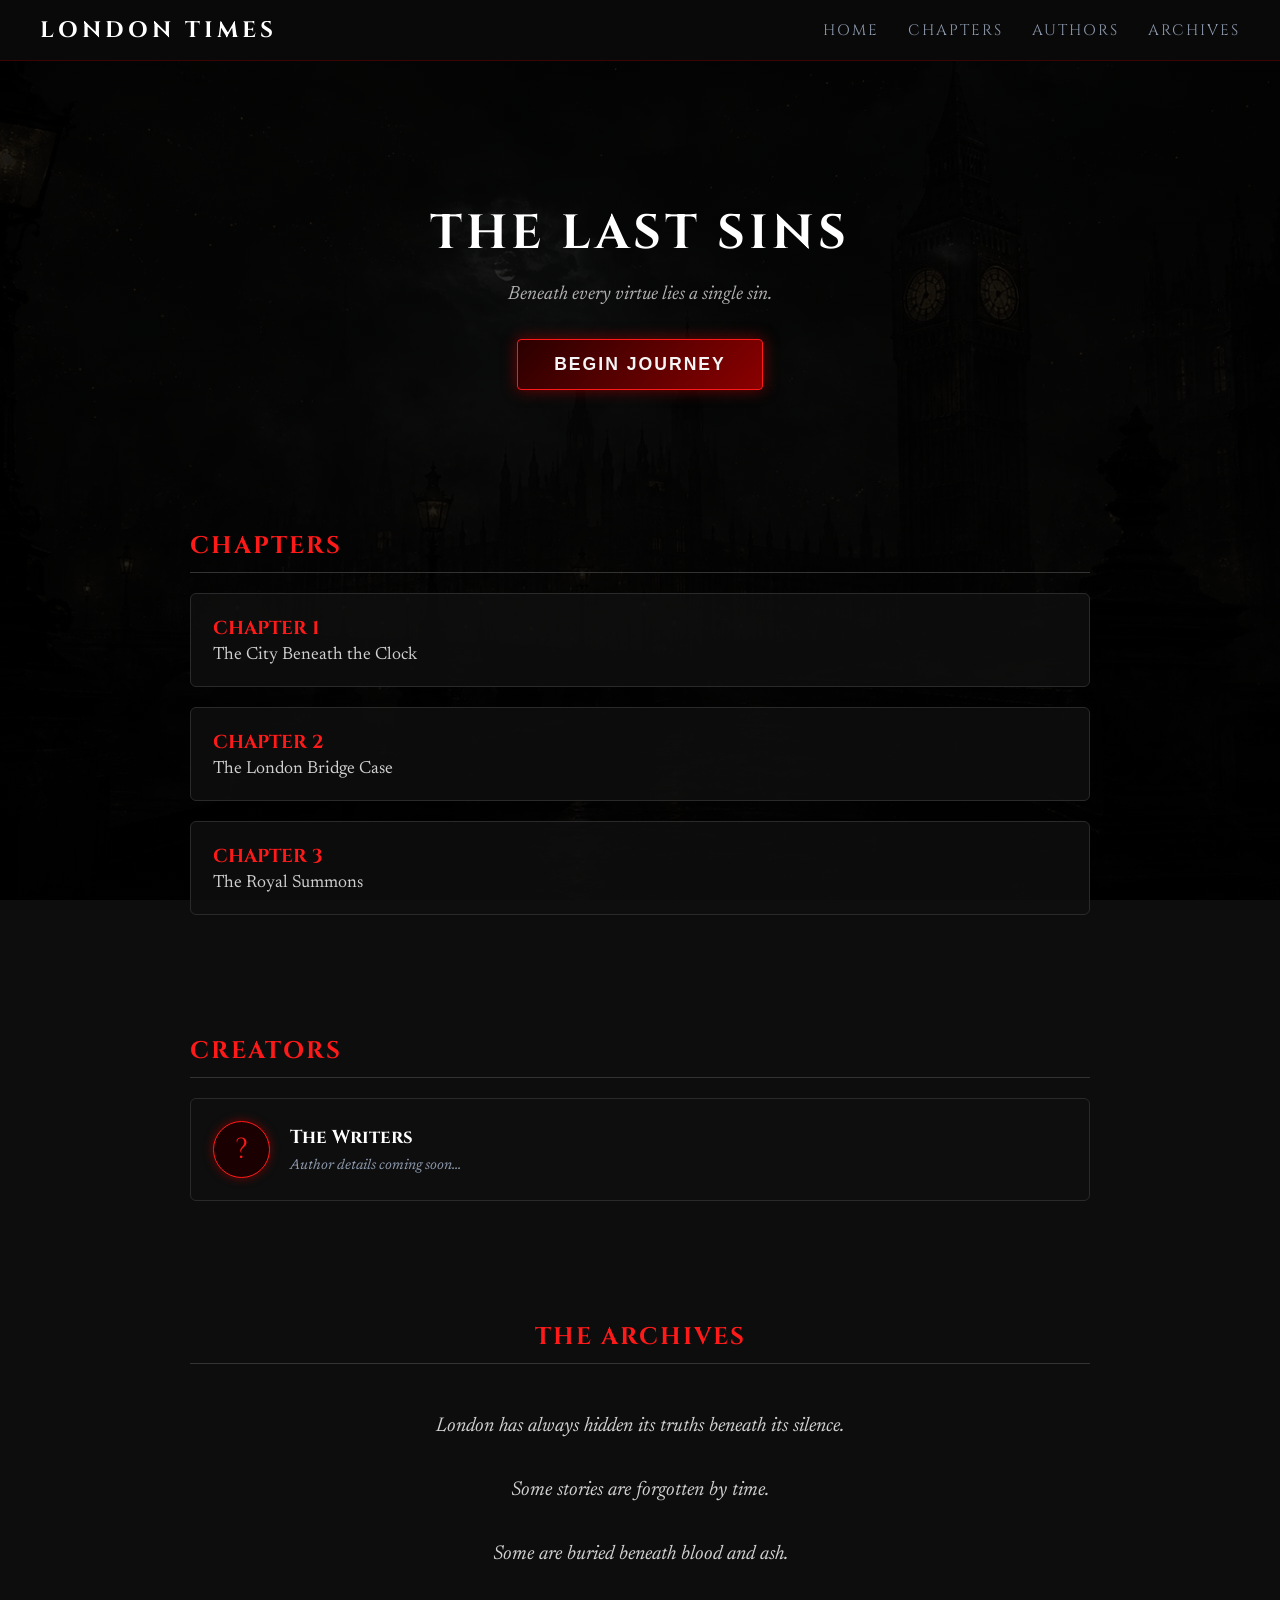
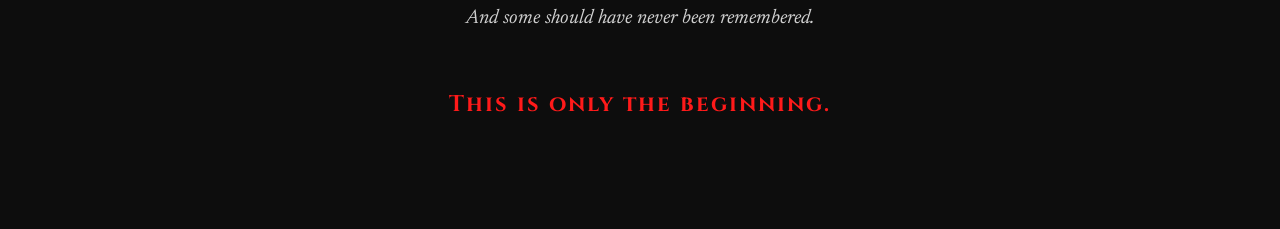
<file: index.html>
<!DOCTYPE html>
<html lang="en">
<head>
  <meta charset="UTF-8">
  <meta name="viewport" content="width=device-width, initial-scale=1.0">
  <title>London Times - The Last Sins</title>
  
  <!-- Google Fonts -->
  <link rel="preconnect" href="https://fonts.googleapis.com">
  <link rel="preconnect" href="https://fonts.gstatic.com" crossorigin>
  <link href="https://fonts.googleapis.com/css2?family=Cinzel:wght@600;700;900&family=Newsreader:ital,opsz,wght@0,6..72,400;0,6..72,600;1,6..72,400&display=swap" rel="stylesheet">
  
  <!-- External CSS -->
  <link rel="stylesheet" href="style.css">

  <!-- Direct Background Overlay -->
  <style>
    body {
      background-image: linear-gradient(rgba(0, 0, 0, 0.8), rgba(0, 0, 0, 0.9)), url('49489.jpeg') !important;
      background-size: cover;
      background-position: center;
      background-repeat: no-repeat;
      background-attachment: fixed;
      background-color: #0d0d0d;
    }
    
    .reader-view {
      display: none;
      padding: 40px 20px;
      max-width: 800px;
      margin: 0 auto;
    }
  </style>
</head>
<body>

  <!-- Navigation Bar -->
  <header class="navbar">
    <div class="brand">LONDON TIMES</div>
    <nav class="nav-links">
      <a href="#home" onclick="showMainPage('home')">Home</a>
      <a href="#chapters" onclick="showMainPage('chapters')">Chapters</a>
      <a href="#creators" onclick="showMainPage('creators')">Authors</a>
      <a href="#archives" onclick="showMainPage('archives')">Archives</a>
    </nav>
  </header>

  <!-- Main Website Sections -->
  <div id="main-content">
    <main style="max-width: 900px; margin: 0 auto; padding: 40px 20px;">

      <!-- Home Section -->
      <section id="home" style="text-align: center; padding: 60px 0 80px 0;">
        <h1 style="font-family: 'Cinzel', serif; font-size: 3rem; letter-spacing: 4px; color: #ffffff; margin-bottom: 15px;">
          THE LAST SINS
        </h1>
        <p style="color: #b0b0b0; font-style: italic; font-size: 1.2rem; margin-bottom: 35px;">
          Beneath every virtue lies a single sin.
        </p>
        <button class="begin-btn" onclick="openChapter(1)">Begin Journey</button>
      </section>

      <!-- Chapters Overview Section -->
      <section id="chapters" style="padding-top: 40px; margin-bottom: 60px;">
        <h2 class="section-title">CHAPTERS</h2>

        <div class="chapter-card" onclick="openChapter(1)" style="cursor: pointer;">
          <h3 style="margin: 0 0 5px 0; font-family: 'Cinzel', serif; color: var(--bright-blood, #ff1a1a);">CHAPTER 1</h3>
          <p style="margin: 0; color: #d0d0d0; font-size: 1.1rem;">The City Beneath the Clock</p>
        </div>

        <div class="chapter-card" onclick="openChapter(2)" style="cursor: pointer;">
          <h3 style="margin: 0 0 5px 0; font-family: 'Cinzel', serif; color: var(--bright-blood, #ff1a1a);">CHAPTER 2</h3>
          <p style="margin: 0; color: #d0d0d0; font-size: 1.1rem;">The London Bridge Case</p>
        </div>

        <div class="chapter-card" onclick="openChapter(3)" style="cursor: pointer;">
          <h3 style="margin: 0 0 5px 0; font-family: 'Cinzel', serif; color: var(--bright-blood, #ff1a1a);">CHAPTER 3</h3>
          <p style="margin: 0; color: #d0d0d0; font-size: 1.1rem;">The Royal Summons</p>
        </div>
      </section>

      <!-- Creators / Authors Section -->
      <section id="creators" style="padding-top: 40px; margin-bottom: 60px;">
        <h2 class="section-title">CREATORS</h2>

        <div class="author-card" style="display: flex; align-items: center; gap: 20px;">
          <div class="author-avatar">?</div>
          <div>
            <h3 style="margin: 0 0 8px 0; font-family: 'Cinzel', serif; color: #ffffff;">The Writers</h3>
            <p class="coming-soon-text" style="margin: 0;">Author details coming soon...</p>
          </div>
        </div>
      </section>

      <!-- Archives Section -->
      <section id="archives" style="padding-top: 40px; margin-bottom: 60px; text-align: center;">
        <h2 class="section-title" style="margin-bottom: 40px;">THE ARCHIVES</h2>

        <div style="font-family: 'Newsreader', serif; font-size: 1.25rem; line-height: 2.2; color: #d0d0d0; font-style: italic;">
          <p style="margin-bottom: 20px;">London has always hidden its truths beneath its silence.</p>
          <p style="margin-bottom: 20px;">Some stories are forgotten by time.</p>
          <p style="margin-bottom: 20px;">Some are buried beneath blood and ash.</p>
          <p style="margin-bottom: 40px;">And some should have never been remembered.</p>
          <p style="font-family: 'Cinzel', serif; font-weight: 700; color: var(--bright-blood, #ff1a1a); font-style: normal; font-size: 1.4rem; letter-spacing: 2px;">
            This is only the beginning.
          </p>
        </div>
      </section>

    </main>
  </div>

  <!-- Dedicated Reader Views for Chapters -->
  
  <!-- CHAPTER 1 READER -->
  <div id="chapter-1-view" class="reader-view">
    <div class="chapter-card" style="padding: 35px; border-left: 4px solid var(--bright-blood, #ff1a1a);">
      <h2 style="font-family: 'Cinzel', serif; color: var(--bright-blood, #ff1a1a); font-size: 2rem; margin-top: 0;">
        Chapter One: The City Beneath the Clock
      </h2>
      <p style="color: #8e9aae; font-style: italic; margin-bottom: 30px;">Published in London Times</p>
      
      <div style="line-height: 1.9; color: #d0d0d0; font-size: 1.15rem; margin-bottom: 40px;">
        <p>The bells rang seven times.</p>
        <p>Their deep, solemn echoes drifted across London, rolling over rooftops and slipping through the thick morning fog that swallowed the city whole.</p>
        <p>To strangers, London was magnificent.</p>
        <p>Grand buildings stood proudly beneath the gray sky. Carriages rattled across cobblestone streets. Merchants prepared their stalls while smoke curled from countless chimneys.</p>
        <p>From a distance, it looked like the greatest city in the world.</p>
        <p>But distance was a liar.</p>
        <p>Beneath the beauty hid corruption. Beneath the wealth hid greed. Beneath every smiling face hid a secret waiting for the right moment to emerge.</p>
        <p>London was a city that wore masks.</p>
        <p>And no one understood that better than the people who lived at its bottom.</p>
        <p>Far from the noble districts and luxurious estates stood a forgotten corner of the city—a place ignored by politicians and abandoned by opportunity.</p>
        <p>The orphan quarter.</p>
        <p>Its buildings were old. Its streets were narrow. Rainwater collected in broken stone pathways, and poverty clung to every wall like a permanent stain.</p>
        <p>Among those streets walked a young man with a worn brown coat and a pocket watch hanging from his vest.</p>
        <p>His name was Ronan.</p>
        <p>And at that particular moment, he was chasing a cat.</p>
        <p>"Stop! Come back here!"</p>
        <p>The orange cat darted through an alleyway.</p>
        <p>A basket of apples overturned as it passed.</p>
        <p>A merchant immediately shouted in protest.</p>
        <p>"My apples!"</p>
        <p>"Sorry!" Ronan called back. "I'll pay for them later!"</p>
        <p>The cat leaped over a wooden fence.</p>
        <p>Ronan followed.</p>
        <p>After several exhausting minutes, he finally cornered the animal beside a stack of crates.</p>
        <p>The cat hissed.</p>
        <p>Ronan sighed.</p>
        <p>"You're causing more trouble than half the people in this city."</p>
        <p>He carefully picked it up.</p>
        <p>Moments later, a small girl came running down the street.</p>
        <p>"Mr Ronan!"</p>
        <p>The relief on her face was immediate.</p>
        <p>Ronan handed over the cat.</p>
        <p>The little girl hugged it tightly.</p>
        <p>"Thank you!"</p>
        <p>"You should watch him more carefully."</p>
        <p>"I will."</p>
        <p>"You said that last time."</p>
        <p>The girl laughed.</p>
        <p>"So you'll help me again if he runs away?"</p>
        <p>Ronan smiled.</p>
        <p>"Probably."</p>
        <p>The girl grinned before running home.</p>
        <p>Ronan watched her disappear into the crowd.</p>
        <p>A small smile remained on his face.</p>
        <p>That was the kind of work he usually received.</p>
        <p>Lost pets.</p>
        <p>Missing belongings.</p>
        <p>Neighborhood disputes.</p>
        <p>Nothing exciting.</p>
        <p>Nothing dangerous.</p>
        <p>Certainly nothing worthy of the title detective.</p>
        <p>The government didn't consider him one.</p>
        <p>Most officials barely knew he existed.</p>
        <p>But Ronan didn't mind.</p>
        <p>Helping people was enough.</p>
        <p>At least, it used to be.</p>
        <p>The city grew busier as the day passed.</p>
        <p>Workers hurried through the streets.</p>
        <p>Merchants argued with customers.</p>
        <p>Children laughed while chasing each other between market stalls.</p>
        <p>For a brief moment, everything felt normal.</p>
        <p>Then a carriage appeared.</p>
        <p>Unlike the others, this one immediately commanded attention.</p>
        <p>Its black exterior gleamed despite the cloudy sky.</p>
        <p>A silver crest decorated its side.</p>
        <p>The reaction was instant.</p>
        <p>People stepped aside.</p>
        <p>Conversations stopped.</p>
        <p>Heads lowered.</p>
        <p>Ronan watched silently as the carriage rolled past.</p>
        <p>Even from a distance, he recognized the emblem.</p>
        <p>Ashford.</p>
        <p>One of the most influential noble families in London.</p>
        <p>Their wealth stretched across the kingdom.</p>
        <p>Their influence reached places ordinary citizens could never imagine.</p>
        <p>People respected them.</p>
        <p>People feared them.</p>
        <p>And people never questioned them.</p>
        <p>The carriage disappeared into the fog.</p>
        <p>Life resumed.</p>
        <p>Ronan reached into his coat and removed the old pocket watch he carried everywhere.</p>
        <p>The silver casing was scratched.</p>
        <p>Its chain had lost its shine years ago.</p>
        <p>Yet the watch continued to tick faithfully.</p>
        <p>Tick. Tick. Tick.</p>
        <p>For reasons he couldn't explain, the sound always comforted him.</p>
        <p>As if it reminded him that no matter how difficult life became, time continued moving forward.</p>
        <p>The sky darkened.</p>
        <p>Rain began to fall.</p>
        <p>Street lamps flickered awake one by one.</p>
        <p>The city prepared for another ordinary evening.</p>
        <p>Then the screaming started.</p>
        <p>At first, nobody understood what was happening.</p>
        <p>A woman rushed through the street.</p>
        <p>Several guards followed behind her.</p>
        <p>Their faces were pale.</p>
        <p>Their movements frantic.</p>
        <p>People immediately gathered.</p>
        <p>"What happened?"</p>
        <p>"Is there a fire?"</p>
        <p>"No."</p>
        <p>The woman looked as though she had seen a ghost.</p>
        <p>Her voice trembled.</p>
        <p>"A body."</p>
        <p>The crowd fell silent.</p>
        <p>"A body was found near London Bridge."</p>
        <p>A chill ran through Ronan.</p>
        <p>Something about the woman's expression felt wrong.</p>
        <p>This wasn't ordinary fear.</p>
        <p>It was horror.</p>
        <p>Within minutes, rumors spread across the city.</p>
        <p>People abandoned their work.</p>
        <p>Shopkeepers left their stores.</p>
        <p>Citizens flooded toward London Bridge.</p>
        <p>Ronan followed.</p>
        <p>The rain intensified.</p>
        <p>The closer he got, the heavier the atmosphere became.</p>
        <p>More guards appeared.</p>
        <p>More barriers.</p>
        <p>More frightened faces.</p>
        <p>By the time he reached the bridge, dozens of officers had already secured the area.</p>
        <p>Nobody was speaking.</p>
        <p>Nobody dared.</p>
        <p>Ronan slowly moved through the crowd.</p>
        <p>Then he saw it.</p>
        <p>The body.</p>
        <p>For a moment, he couldn't breathe.</p>
        <p>The victim lay motionless on the wet stone.</p>
        <p>The brutality was unlike anything he had ever witnessed.</p>
        <p>Even experienced guards looked disturbed.</p>
        <p>One officer turned away and vomited.</p>
        <p>Another stared in stunned silence.</p>
        <p>Ronan felt his stomach tighten.</p>
        <p>Whoever had done this hadn't simply wanted to kill.</p>
        <p>They had wanted to send a message.</p>
        <p>Then he noticed something beside the corpse.</p>
        <p>A single playing card.</p>
        <p>Rainwater flowed across its surface.</p>
        <p>Yet the image remained perfectly visible.</p>
        <p>A Fool.</p>
        <p>The card rested silently beside the dead man.</p>
        <p>As if it had been placed there intentionally.</p>
        <p>As if it were a signature.</p>
        <p>Thunder echoed above the city.</p>
        <p>Far away, the great clock tower rang once more.</p>
        <p>And standing among the crowd, staring at that strange card, Ronan felt a feeling he had never experienced before.</p>
        <p>A feeling that something terrible had just entered London.</p>
        <p>And that his life would never be the same again.</p>
        <p style="text-align: center; color: var(--bright-blood, #ff1a1a); font-family: 'Cinzel', serif; margin-top: 30px;">End of Chapter One 🕰️🎭📖</p>
      </div>

      <!-- Navigation Actions -->
      <div style="display: flex; justify-content: space-between; align-items: center; border-top: 1px solid #333; padding-top: 20px;">
        <button onclick="showMainPage('home')" class="begin-btn" style="padding: 8px 18px; font-size: 0.9rem;">
          &larr; Back to Home
        </button>
        <button onclick="openChapter(2)" class="begin-btn" style="padding: 8px 18px; font-size: 0.9rem;">
          Next Chapter: Chapter 2 &rarr;
        </button>
      </div>
    </div>
  </div>

  <!-- CHAPTER 2 READER -->
  <div id="chapter-2-view" class="reader-view">
    <div class="chapter-card" style="padding: 35px; border-left: 4px solid var(--bright-blood, #ff1a1a);">
      <h2 style="font-family: 'Cinzel', serif; color: var(--bright-blood, #ff1a1a); font-size: 2rem; margin-top: 0;">
        Chapter 2: The London Bridge Case
      </h2>
      <p style="color: #8e9aae; font-style: italic; margin-bottom: 30px;">Published in London Times</p>
      
      <div style="line-height: 1.9; color: #d0d0d0; font-size: 1.15rem; margin-bottom: 40px;">
        <p><strong>18 July</strong></p>
        <p>By the time the first rays of sunlight touched the rooftops of London, the murder had become the only thing the city could talk about.</p>
        <p>The streets were louder than usual. Not because of business. Not because of celebration. But because of fear.</p>
        <p>Merchants discussed the incident while opening their shops. Workers argued about it before leaving for the factories. Coachmen exchanged rumors while waiting for passengers.</p>
        <p>Even children whispered about the mysterious body found on London Bridge the previous night.</p>
        <p>The newspapers had sold out before breakfast. Every headline carried the same story.</p>
        <p><em>A Powerful Minister Found Dead on London Bridge.</em></p>
        <p>Nobody knew the truth. Only rumors.</p>
        <p>"I heard he was murdered before midnight."</p>
        <p>"No... someone said it happened at dawn."</p>
        <p>"They say the Royal Palace has already sealed the bridge."</p>
        <p>"My cousin works near Westminster. He says the ministers haven't slept all night."</p>
        <p>"And the killer... They say he left something beside the body. A playing card. The Fool."</p>
        <p>Every conversation ended with silence. For the first time in years... London felt uneasy.</p>
        <hr style="border: 0; border-top: 1px solid #333; margin: 30px 0;">
        
        <p>Far from Westminster... In one of London's poorest neighborhoods... A small wooden door slowly opened.</p>
        <p>Ronan stepped outside. His home was barely enough for one person. A worn-out table. A single chair. A bookshelf overflowing with old case files. Nothing luxurious. Nothing unnecessary.</p>
        <p>He quietly reached into his coat pocket. Three copper coins. He stared at them for a second before closing his hand. That was all he had. Breakfast... Or nothing.</p>
        <p>The smell of freshly baked bread drifted through the morning air. Without saying a word, Ronan began walking toward the neighborhood bakery.</p>
        <hr style="border: 0; border-top: 1px solid #333; margin: 30px 0;">
        
        <p>The bakery was already crowded. Fresh loaves filled the shelves. Golden crusts. Soft white bread. Warm rolls fresh from the oven.</p>
        <p>Ronan looked at them only briefly. Then his eyes moved toward a small basket beneath the counter. Yesterday's bread. Hard. Dry. Cheap.</p>
        <p>The old baker looked up and smiled. "Morning, Ronan."</p>
        <p>"Morning."</p>
        <p>Without asking any questions, the baker reached for the stale loaf. "The usual?"</p>
        <p>Ronan nodded. "The usual."</p>
        <p>For a moment... The baker glanced toward the fresh bread. His expression softened. He wanted to help. But another customer entered. A wealthy noblewoman dressed in expensive clothes.</p>
        <p>The baker quietly placed the fresh loaf back where it belonged. He wrapped the stale bread instead. "I'm sorry."</p>
        <p>Ronan smiled gently. "You don't have to be."</p>
        <p>The baker placed the loaf on the counter. "Three copper."</p>
        <p>Ronan emptied every coin he owned onto the wooden counter. The metallic sound echoed through the quiet shop. The baker accepted the payment.</p>
        <p>As Ronan turned to leave... The old man spoke. "One day... You'll be buying the fresh ones."</p>
        <p>Ronan looked back with a faint smile. "I hope so."</p>
        <p>He stepped back into the streets of London. The loaf of bread rested beneath his arm. It wasn't heavy. Yet somehow... It felt like he was carrying the weight of his entire life.</p>
        <p>He disappeared into the morning crowd... While behind him, London continued whispering about the murder that had changed everything.</p>

        <p>Ronan walked slowly through the narrow streets of East London. The stale loaf rested beneath his arm while the city around him continued discussing the murder.</p>
        <p>No one noticed him. That was something he had grown accustomed to long ago. To most people, he was not a detective. He was simply another poor man in a worn-out coat. Another commoner trying to survive the day.</p>
        <p>As he passed a small marketplace, two well-dressed noble boys stepped out of a carriage. One of them accidentally brushed against Ronan's shoulder. The boy immediately stepped back as though he had touched something filthy.</p>
        <p>"Watch where you're going."</p>
        <p>His friend pulled out a white handkerchief and dusted off the sleeve of his expensive coat. "Leave him. They're commoners. They don't know any better."</p>
        <p>The boys laughed quietly before walking away. Ronan did not answer. He did not even turn around.</p>
        <p>Insults had stopped hurting him years ago. Growing up as an orphan had taught him a cruel lesson very early in life—</p>
        <p>The world was not divided between good people and bad people. It was divided between those with power... ...and those without it.</p>
        <hr style="border: 0; border-top: 1px solid #333; margin: 30px 0;">

        <p>A few minutes later, he reached the end of the street. An old building stood there, its paint faded and its wooden sign barely hanging above the entrance.</p>
        <p><em>St. Gabriel's Orphanage.</em></p>
        <p>Ronan stopped walking. The sight pulled him backward through time. He could almost hear the voices of children arguing over scraps of food. He could almost feel the cold stone floor beneath his feet.</p>
        <p>Memories returned one after another. Carrying sacks of rice that were heavier than he was. Selling newspapers before sunrise. Polishing strangers' boots for a single copper coin. Unloading carts until his hands bled.</p>
        <p>Some days he earned enough to eat. Some days he did not. No one had protected him. No one had rescued him. He survived because he learned how to keep moving forward.</p>
        <p>Ronan smiled faintly at the memory. "If I had chosen factory work," he murmured to himself, "I would probably have more money today."</p>
        <p>He looked down at the detective badge hidden beneath his coat. "But I wouldn't be able to help people."</p>
        <p>That thought alone was enough. He turned away from the orphanage and continued toward home.</p>
        <hr style="border: 0; border-top: 1px solid #333; margin: 30px 0;">

        <p>By the time he reached his small house, the morning sun had climbed higher into the sky. Ronan unlocked the door and stepped inside.</p>
        <p>The room was quiet. Too quiet. He placed the loaf on the table and removed his coat. For the first time that morning, he allowed himself to sit down.</p>
        <p>His eyes drifted toward the stack of investigation files beside the window. The London Bridge murder refused to leave his thoughts. The blood. The wounds. The terror frozen on the victim's face.</p>
        <p>Ronan closed his eyes for a moment. Then came a knock at the door.</p>
        <p>Knock. Knock. Knock.</p>
        <p>A familiar voice called from outside. "Ronan? You'd better open the door before I break it down."</p>
        <p>A small smile appeared on his face despite himself. "Evelyn."</p>
        <p>He crossed the room and opened the door. Standing outside was a young woman in a dark coat, a leather notebook tucked beneath one arm. Chestnut hair framed her face, and her eyes carried the same sharp curiosity they had carried since childhood.</p>
        <p>"So," she said, folding her arms, "you really forgot about me?"</p>
        <p>Ronan chuckled softly. "I was hoping you had forgotten where I live."</p>
        <p>Evelyn rolled her eyes. "After twenty years? Impossible."</p>
        <p>Without waiting for permission, she stepped inside. Her gaze moved around the tiny room. The cracked walls. The old table. The overflowing bookshelf. The single chair. Nothing had changed.</p>
        <p>She sighed. "Ronan... this place still looks exactly the same."</p>
        <p>Ronan shrugged. "I haven't had time to redecorate."</p>
        <p>Evelyn noticed the loaf of bread wrapped in brown paper. She picked it up gently. "Yesterday's bread?"</p>
        <p>Ronan remained silent. For a brief moment, something like sadness crossed her face. But she carefully placed the loaf back on the table without another comment.</p>
        <p>Instead, she lifted a small paper bag from behind her back. "I brought coffee," she announced. "And before you say anything—no, you are not refusing it."</p>
        <p>Ronan laughed quietly. "You always win these arguments."</p>
        <p>"Of course I do."</p>
        <p>They sat across from each other, and for a few peaceful minutes neither of them mentioned the murder. The silence felt familiar. Comfortable. Like two people who had known each other long before London learned their names.</p>
        <p>Finally, Evelyn opened her notebook. "The whole city is talking about London Bridge," she said softly.</p>
        <p>Ronan nodded. "I noticed."</p>
        <p>"The London Times hasn't covered a story this big in years." She leaned forward slightly. "And Ronan... the Royal Palace is hiding something."</p>
        <p>Ronan looked at her carefully. "You sound very certain."</p>
        <p>Evelyn smiled faintly. "I have sources."</p>
        <p>Outside, distant church bells echoed through the streets of London as the city continued whispering about the murder that had changed everything.</p>

        <p>For a brief moment... Neither of them spoke. The room remained silent until loud voices echoed from outside.</p>
        <p>"RONAN! Come out already! We're going to be late!"</p>
        <p>Evelyn smiled. "They're here."</p>
        <p>Ronan shook his head with a small laugh. "My daily headache."</p>
        <p>He opened the door. Standing outside were two young men wearing dusty factory uniforms. One was tall and broad-shouldered. The other looked younger, carrying his coat over one shoulder.</p>
        <p>Samuel Brooks. Oliver Hayes. Both had been Ronan's closest friends since childhood.</p>
        <p>Samuel grinned the moment he saw him. "There he is. The world's poorest detective."</p>
        <p>Oliver laughed. "And somehow still richer than us in respect."</p>
        <p>Ronan folded his arms. "You two only come here when you want something."</p>
        <p>Samuel pointed toward the street. "We're done with work early today. So... You're coming with us."</p>
        <p>"Where?"</p>
        <p>"The tavern."</p>
        <p>Ronan sighed. "I don't have money."</p>
        <p>Samuel rolled his eyes. "You never do."</p>
        <p>Oliver laughed. "That's why we're paying."</p>
        <p>Before Ronan could refuse... Samuel grabbed his shoulder. "No excuses. You've been locked inside this house since yesterday. You need fresh air."</p>
        <p>Evelyn stood up, closing her notebook. "I'll come too."</p>
        <p>Samuel smiled. "Perfect. Now he'll have no excuse."</p>
        <p>A few minutes later... The four of them walked through London's crowded streets. Workers were returning from the factories. The smell of coal filled the air. Horse-drawn carriages rattled over the wet stone roads. Despite everything that had happened... Life in London refused to stop.</p>
        <hr style="border: 0; border-top: 1px solid #333; margin: 30px 0;">

        <p>The tavern was warm. Dim lanterns hung from wooden beams. Workers laughed loudly over cheap whisky. A violinist played quietly in one corner.</p>
        <p>Samuel immediately ordered drinks. Three glasses of whisky. One cup of black coffee.</p>
        <p>Oliver frowned. "You still won't drink?"</p>
        <p>Ronan picked up the coffee. "I like remembering what happened the next morning."</p>
        <p>The table erupted with laughter. For a while... They forgot about the murder. They talked about work. Old memories. Childhood. Life.</p>
        <p>Then Evelyn suddenly placed today's newspaper on the table. The headline immediately silenced everyone.</p>
        <p><strong>LONDON BRIDGE MURDER SHOCKS THE KINGDOM</strong></p>
        <p>Samuel looked toward her. "So... What are people saying now?"</p>
        <p>Evelyn crossed her arms. "The city thinks this is just another murder." She paused. "The Royal Palace doesn't."</p>
        <p>Everyone became quiet.</p>
        <p>"I've been speaking with a few sources this morning. They told me something interesting. The Palace spent the entire night arguing. They're trying to decide who should handle the investigation."</p>
        <p>Oliver leaned forward. "So they're finally doing something."</p>
        <p>"They have to. The victim wasn't an ordinary noble. He represented the kingdom in foreign affairs. If other nations hear about this... The King's reputation will suffer."</p>
        <p>Samuel lowered his voice. "So who are they assigning?"</p>
        <p>Evelyn glanced around before speaking. "They've already selected one of the kingdom's most respected forensic examiners. Dr. Theodore Graves. And an honest police inspector. Inspector Elias Ward."</p>
        <p>Ronan listened quietly. "What makes them different?"</p>
        <p>"They can't be bought."</p>
        <p>Samuel let out a low whistle. "So the Palace actually wants the truth?"</p>
        <p>Evelyn slowly shook her head. "No. They want control. If the public discovers what Lord Beaumont was truly involved in... The kingdom could lose faith in the nobles. They're trying to stop panic before it begins."</p>
        <p>Oliver frowned. "So what now?"</p>
        <p>Evelyn looked directly at Ronan. "My source also said something else. The ministers are looking for someone... ...who has no ties to noble families. ...someone the public already trusts. ...someone independent."</p>
        <p>Ronan remained silent. For some reason... That sentence stayed in his mind.</p>
        <p>Outside... Thunder rolled across London's sky. Rain began striking the tavern windows. Ronan stared quietly into his untouched coffee. Then... Something flashed through his memory. His eyes widened.</p>
        <p>The bridge. The body. The blood. And... Something else. Something he had ignored.</p>
        <p>He slowly stood up. Samuel frowned. "Ronan?"</p>
        <p>He didn't answer. "I missed something."</p>
        <p>The table fell silent. "What do you mean?"</p>
        <p>Ronan looked toward the rain outside. "There was something near the crime scene. Not beside the body... Near the edge of the bridge."</p>
        <p>Without another word... He grabbed his coat and rushed toward the tavern door.</p>
        <p>Evelyn immediately stood. "Ronan!"</p>

        <p>The tavern door slammed shut behind Ronan. Cold rain immediately soaked his coat. He ignored it. His heart pounded faster with every step.</p>
        <p>The streets blurred around him as he ran through the darkness. People shouted. Carriages rushed past. The city continued moving. But Ronan heard none of it. Only one thought echoed inside his mind.</p>
        <p><em>The bridge.</em></p>
        <p>He remembered standing beside Lord Beaumont's body. He remembered the blood. The Royal Guards. The growing crowd. And then... Something near the edge of the bridge. Something he had dismissed in the chaos.</p>
        <p>He should have checked. He should have looked closer.</p>
        <p>Behind him, Evelyn called out his name, but the rain swallowed her voice.</p>
        <p>Within minutes... London Bridge emerged through the thick blanket of fog. The crime scene had already been abandoned. The Guards were gone. Only silence remained.</p>
        <p>Rainwater slowly washed away the last traces of blood. Ronan walked toward the exact place where Lord Beaumont's body had been discovered. His breathing slowed. Every detail returned to him.</p>
        <p>Ten feet away... Near the old stone railing. There.</p>
        <p>He knelt. His fingers searched carefully between the cracks in the weathered stones. Nothing. He searched again. Still nothing.</p>
        <p>Then... His fingertips brushed against something thin. Paper. Carefully... He pulled it free.</p>
        <p>A single playing card. The Fool.</p>
        <p>His heartbeat stopped. It looked identical to the first one. But this one... Had something written on the back.</p>
        <p>Ronan slowly turned the card over. Only one sentence.</p>
        <p style="text-align: center; color: var(--bright-blood, #ff1a1a); font-family: 'Cinzel', serif; font-size: 1.2rem; margin: 25px 0;">
          «"You're looking in the wrong direction."»
        </p>
        <p>For several long seconds... He couldn't move. The cold wind swept across London Bridge. His eyes instinctively searched the rooftops. The towers. The empty streets. The darkness hidden behind the fog.</p>
        <p>Nothing. No footsteps. No movement. Only silence.</p>
        <p>Yet... For the first time in his life... Ronan felt certain of one thing. The killer had never truly left. He had simply been watching. Watching the police. Watching the Royal Guards. Watching... Everyone.</p>
        <p>A distant church bell echoed across London. One... Two... Three... Midnight.</p>
        <p>Ronan carefully slipped the card inside his coat. His expression had completely changed. This was no longer just another murder investigation. Someone had planned every step. Someone had expected the authorities to overlook the second card. Someone wanted the investigation to begin exactly this way.</p>
        <p>Far beyond the bridge... Hidden somewhere within London's endless fog... A lone figure stood motionless. For just a brief moment... A faint smile appeared beneath the shadow of a wide-brimmed hat. Then the figure quietly disappeared into the darkness.</p>
        <p>Ronan remained standing on the bridge, the rain falling around him. He looked once more at the empty road stretching into the night. Somewhere in this city... A murderer was waiting.</p>
        <p>And for the first time... Ronan realized he wasn't simply investigating a crime. He had stepped into someone else's plan.</p>
        
        <p style="text-align: center; color: var(--bright-blood, #ff1a1a); font-family: 'Cinzel', serif; margin-top: 30px; font-size: 1.2rem;">End of Chapter 2</p>
      </div>

      <!-- Navigation Actions -->
      <div style="display: flex; justify-content: space-between; align-items: center; border-top: 1px solid #333; padding-top: 20px;">
        <button onclick="openChapter(1)" class="begin-btn" style="padding: 8px 18px; font-size: 0.9rem;">
          &larr; Previous Chapter
        </button>
        <button onclick="openChapter(3)" class="begin-btn" style="padding: 8px 18px; font-size: 0.9rem;">
          Next Chapter: Chapter 3 &rarr;
        </button>
      </div>
    </div>
  </div>

  <!-- CHAPTER 3 READER -->
  <div id="chapter-3-view" class="reader-view">
    <div class="chapter-card" style="padding: 35px; border-left: 4px solid var(--bright-blood, #ff1a1a);">
      <h2 style="font-family: 'Cinzel', serif; color: var(--bright-blood, #ff1a1a); font-size: 2rem; margin-top: 0;">
        Chapter Three: The Royal Summons
      </h2>
      <p style="color: #8e9aae; font-style: italic; margin-bottom: 30px;">Published in London Times</p>
      
      <div style="line-height: 1.9; color: #d0d0d0; font-size: 1.15rem; margin-bottom: 40px;">
        <p>The morning after the murder of Lord Aldrich Beaumont, London woke beneath a sky of pale grey.</p>
        <p>The rain had stopped sometime before dawn, but the city still carried the dampness of the night. Water clung to the stone streets, gathered along the edges of buildings, and reflected the weak morning light in broken pieces.</p>
        <p>The city was awake. And it was talking.</p>
        <p>Newspapers were being sold on every busy corner. Boys ran through the streets shouting headlines at the top of their voices.</p>
        <p>“Lord Beaumont murdered!”</p>
        <p>“Powerful minister found dead on London Bridge!”</p>
        <p>“Another mystery surrounds the London Bridge murder!”</p>
        <p>People stopped to listen. Shopkeepers leaned over their counters. Gentlemen gathered outside coffee houses. Carriage drivers discussed the murder with their passengers.</p>
        <p>Even those who had never seen Lord Beaumont's face knew his name now.</p>
        <p>But while London argued over the murder, the most powerful people in the kingdom had gathered behind closed doors.</p>
        <p>Inside the Royal Palace, there was no shouting. No newspapers being sold. No crowds. Only silence.</p>
        <p>The Palace stood in the heart of Westminster, enormous and imposing against the surrounding buildings. Its tall stone walls were still dark from the night's rain, while guards in dark uniforms stood at every entrance.</p>
        <p>Inside, servants moved quietly through the long corridors. Their shoes made soft sounds against the polished floor. Every few minutes, another sealed document passed from one official to another.</p>
        <p>The murder had reached the highest level of government. And this morning, the Royal Council had been called together.</p>
        <p>The council chamber was one of the oldest rooms in the Palace. Tall windows covered one side of the room, their glass blurred by the moisture left behind by the rain. Heavy curtains hung beside them, dark red and perfectly still.</p>
        <p>At the center stood a long table made from dark walnut. Seven chairs surrounded it. Seven seats. Seven Great Noble Clans.</p>
        <p>For generations, these families had held enormous influence over the kingdom. Their names were known in Parliament, the military, the courts, and the highest circles of society.</p>
        <p>One of those seats belonged to the Ashford Clan. Lord Alistair Ashford sat quietly in it. His silver hair was neatly combed, and his black coat was perfectly arranged. His expression was calm, almost emotionless. He listened.</p>
        <p>Across from him sat Lord Beaumont. Unlike Alistair, he had made no attempt to hide his anger. His face was pale. His hands were tightly clenched on the table. In front of him lay the official report from London Bridge. He had read it several times. Still, it seemed impossible to accept.</p>
        <p>His son was dead. Lord Aldrich Beaumont. A powerful minister. A member of one of the kingdom's most influential families. Murdered in the middle of London.</p>
        <p>Lord Beaumont slowly lifted his eyes. “My son was murdered.” His voice was quiet. But the entire chamber heard him. Nobody replied.</p>
        <p>“He was murdered in the center of the capital.” His fingers tightened against the table. “And whoever did it is still walking somewhere in this city.”</p>
        <p>The Chancellor sitting at the head of the table looked at him. “We understand the seriousness of the situation, Lord Beaumont.”</p>
        <p>Lord Beaumont's eyes hardened. “No.” The Chancellor paused. “You understand the political situation.”</p>
        <p>The room became still.</p>
        <p>“My son is dead,” Lord Beaumont continued. “That is my situation.” Nobody interrupted him. “I want the murderer found.” His voice grew colder. “And when he is found, I want him punished.”</p>
        <p>One of the council members slowly placed his hands together. “The police are already investigating.”</p>
        <p>“The police?” Lord Beaumont gave a humorless smile. “They have been investigating since last night. And what have they found?”</p>
        <p>Silence. That silence was enough. Lord Beaumont leaned back in his chair. “That is what I thought.”</p>
        <p>The Chancellor looked toward the senior investigation official standing near the end of the table. The man had been silent until now. He carried several documents under one arm. “Tell us the current situation.”</p>
        <p>The official stepped forward. “Yes, Your Grace.” He placed the first document on the table. “Inspector Elias Ward is involved in the investigation.”</p>
        <p>Lord Beaumont looked toward him. “Inspector Ward is an honest man.”</p>
        <p>“He is.”</p>
        <p>“Then let him continue.”</p>
        <p>The official nodded. “He will.”</p>
        <p>“Then what is the problem?”</p>
        <p>The official looked around the room. “The problem is not Inspector Ward.” He placed another document beside the first. “The problem is the attention surrounding the case.”</p>
        <p>Lord Beaumont frowned. “What attention?”</p>
        <p>“The newspapers. The public. The political factions. And the noble families.” He paused. “Everyone wants answers.”</p>
        <p>The Chancellor looked at the documents. “And they will get them.”</p>
        <p>“Yes.” The official's voice remained calm. “But the more important question is…” He looked at the seven members of the council. “Who should be given responsibility for finding those answers?”</p>
        <p>Nobody spoke for a moment. The official continued. “If we assign the investigation to a senior Palace investigator, every action will be questioned. If we place it entirely in the hands of the police, political pressure may interfere. If we appoint someone connected to one of the noble families, the investigation will immediately become a matter of suspicion.”</p>
        <p>Lord Beaumont's expression darkened. “So what do you propose?”</p>
        <p>The official reached beneath the other documents. He took out a thin brown file. Unlike the other reports, this one carried no royal seal. He placed it quietly on the table. “There is another possibility.”</p>
        <p>The Chancellor looked at the file. “Who?”</p>
        <p>The official opened it. “Ronan.”</p>
        <p>Lord Beaumont frowned. “Who is Ronan?”</p>
        <p>“A detective.”</p>
        <p>The answer was met with silence.</p>
        <p>“A detective?” Lord Beaumont repeated. “Yes. From where? East London.”</p>
        <p>Lord Beaumont's expression became even more doubtful. “What family? None. What noble house? None. What political connections? None.”</p>
        <p>Lord Beaumont stared at the official. “You are suggesting an unknown detective from East London should investigate my son's murder?”</p>
        <p>“I am suggesting that his lack of connections may be exactly what we need.”</p>
        <p>The Chancellor reached for the file. He opened it and began reading. “Twenty-seven years old. Orphan. Lives alone. No known noble connections. No political affiliation. No significant financial influence.”</p>
        <p>The Chancellor looked up. “And his experience?”</p>
        <p>The official answered. “He has handled small investigations for years. Missing property. Missing persons. Local disputes. Cases that often receive little attention from the official authorities.”</p>
        <p>Lord Beaumont looked unimpressed. “My son was not a missing cat.”</p>
        <p>The official did not react. “No, my lord.”</p>
        <p>“Then why him?”</p>
        <p>“Because he knows the parts of London that people like us rarely see. He knows the poor districts. He knows the streets. He knows people who would never speak freely to a Palace official. And most importantly…” He closed the file halfway. “People do not expect much from him.”</p>
        <p>Lord Beaumont stared at him. The official's meaning was clear. An investigator from the Palace would attract attention. A famous detective would attract attention. A noble investigator would attract even more. But Ronan? He was almost invisible to the people who held power.</p>
        <p>The Chancellor looked down at the file again. “That could be useful.”</p>
        <p>Lord Beaumont shook his head. “It could also be dangerous.”</p>
        <p>“Yes.” The official did not disagree. “But every choice carries a risk.”</p>
        <p>The room fell silent again. Outside the tall windows, a carriage passed along the Palace road. For a moment, the sound of its wheels could be heard through the glass.</p>
        <p>Then Lord Beaumont spoke. “If this detective fails…” He stopped. The official looked at him. Lord Beaumont's voice became firm. “Who will take responsibility?”</p>
        <p>The Chancellor answered before anyone else could. “The Crown will.”</p>
        <p>Lord Beaumont looked toward him. “And if he succeeds?”</p>
        <p>The Chancellor's expression remained calm. “Then we will have the truth.”</p>
        <p>Lord Beaumont looked back at the thin file. Ronan. A name he had never heard before. A man with no title. No powerful family. No political protection. No place among the people sitting around this table. Yet somehow, the Royal Palace was considering placing his son's murder in that man's hands.</p>
        <p>One of the council members finally spoke. “Perhaps that is exactly why he should be chosen.” Lord Beaumont looked toward him. The man continued. “The killer already knows that the Palace will investigate. If we send someone expected, whoever did this will know what to expect. But if we send someone unexpected…” He left the sentence unfinished.</p>
        <p>The Chancellor understood. So did everyone else.</p>
        <p>Lord Alistair Ashford had remained silent throughout the discussion. His eyes rested on the file. “Ronan.” He repeated the name quietly.</p>
        <p>The others looked toward him. “Have you heard of him?” the Chancellor asked.</p>
        <p>Alistair shook his head. “No.” His answer was simple. Nothing more.</p>
        <p>The Chancellor nodded. Then he looked around the table. “Are there any objections?”</p>
        <p>Nobody spoke. Lord Beaumont remained silent for several seconds. Finally, he placed both hands flat against the table. “Bring him in.”</p>
        <p>The Chancellor looked toward the investigation official. “You heard him.”</p>
        <p>The official bowed. “Yes, Your Grace.”</p>
        <p>“Bring Ronan to the Royal Palace.”</p>
        <p>The official nodded. “When?”</p>
        <p>The Chancellor looked toward the tall windows. “Today.”</p>
        <p>The official bowed again. “I will send someone immediately.”</p>
        <p>Lord Beaumont rose from his chair. His expression remained hard. “I want this investigation taken seriously.”</p>
        <p>“It will be.”</p>
        <p>“I want the murderer found.”</p>
        <p>“You have my word.”</p>
        <p>Lord Beaumont turned toward the door. “And when you find him…” He stopped. His voice was low. “Do not let him escape justice.”</p>
        <p>The door opened. Lord Beaumont left the chamber. One by one, the other members of the council began to leave as well. The room slowly became empty. Only a few documents remained on the table. Among them was the thin file carrying a single name. Ronan.</p>
        <p>A man who had spent most of his life unnoticed. A man who had never imagined that the Royal Palace would ever have a reason to remember his name. And yet, somewhere outside those walls, a royal servant was already preparing to find him.</p>
        <p>Ronan's ordinary life was about to end. He simply did not know it yet.</p>

        <hr style="border: 0; border-top: 1px solid #333; margin: 40px 0;">

        <p>The rain had stopped by the time the Royal Council finished its meeting. But in the poorer streets of London, the morning remained grey and damp.</p>
        <p>Ronan had no idea that his name had just been spoken inside the Royal Palace. He had no idea that the most powerful people in the kingdom had decided to place a murder investigation in his hands.</p>
        <p>For him, the morning had begun like any other. His small house was quiet. Too quiet. The fire in the fireplace had nearly gone out during the night, leaving only a few weak pieces of coal glowing beneath the ash.</p>
        <p>Ronan sat at his old wooden table. His coat was hanging over the back of the chair, still carrying a little of the dampness from the previous evening. Beside him lay the newspaper he had bought that morning. The same story occupied almost the entire front page.</p>
        <p><strong>LORD ALDRICH BEAUMONT FOUND DEAD ON LONDON BRIDGE</strong></p>
        <p>Ronan had already read it twice. He still didn't like what he was reading. The newspaper gave very little information about the actual murder. Most of it was speculation. Rumors. Political concerns. Descriptions of the crowds gathering around London Bridge. And, of course, the strange playing card that had been found beside the body.</p>
        <p>Ronan leaned back in his chair. His fingers moved toward the silver pocket watch in his coat. He took it out and opened the cover. Tick. Tick. Tick. The familiar sound filled the quiet room. He looked at the hands. Morning was already moving forward.</p>
        <p>Ronan closed the watch and placed it beside the newspaper. He stood. There was very little food in the house. A small piece of bread remained on the table. He picked it up.</p>
        <p>Before he could take a bite, he heard something outside. Footsteps.</p>
        <p>Ronan stopped. The footsteps were coming closer. He looked toward the door. The sound was unusual for his street. Most people who came through this part of London walked quickly. They knew better than to stay outside for too long. But these footsteps were slow. Calm. Measured.</p>
        <p>Ronan put the bread down. The footsteps stopped directly outside his house. For a moment, there was silence. Then came three knocks. Knock. Knock. Knock.</p>
        <p>Ronan frowned. Nobody usually visited him this early. He moved toward the door. His hand rested on the handle. He opened it.</p>
        <p>A man stood outside. Ronan immediately noticed that he did not belong there. The man wore a dark formal coat that was almost completely untouched by the mud surrounding the street. His shoes were polished. His gloves were clean. A small silver insignia was attached near the collar of his coat.</p>
        <p>Behind him stood a black carriage. It looked completely out of place among the broken walls, narrow houses, and muddy streets.</p>
        <p>Ronan looked at the man. Then at the carriage. Then back at the man. “Yes?”</p>
        <p>The man gave a polite bow. “Mr. Ronan?”</p>
        <p>Ronan hesitated. “Yes.”</p>
        <p>“My name is Thomas Hale.” The man reached inside his coat and produced a small identification card. “I am a servant of the Royal Palace.”</p>
        <p>Ronan stared at him. For a moment, he thought he had heard incorrectly. “The Royal Palace?”</p>
        <p>“Yes, sir.”</p>
        <p>Ronan looked behind the man again. The Palace carriage was still waiting. He looked back at Thomas. “Why would the Royal Palace send someone here?”</p>
        <p>Thomas glanced briefly around the street. His eyes moved over the cracked walls, the narrow doorways, the dirty pavement, and the small houses pressed closely together. He tried not to show his reaction. But he couldn't completely hide it. “What a terrible place,” he murmured.</p>
        <p>Ronan heard him. He raised an eyebrow. Thomas immediately straightened. “My apologies.”</p>
        <p>Ronan looked at the carriage again. “What does the Palace want with me?”</p>
        <p>Thomas reached into his coat once more. This time, he produced a sealed letter. He held it toward Ronan. “You have been formally summoned to the Royal Palace.”</p>
        <p>Ronan did not take the letter immediately. “Summoned?”</p>
        <p>“Yes, sir.”</p>
        <p>“For what?”</p>
        <p>“I was not given permission to discuss the matter.”</p>
        <p>Ronan looked at the sealed letter. The Royal seal was pressed into the red wax. He had never held anything carrying that seal before. Slowly, he accepted it. The weight of the letter seemed strangely heavy in his hand. He broke the seal. His eyes moved across the words. He read them once. Then again. The Royal Palace requested his immediate presence.</p>
        <p>Ronan lowered the letter. “This is real?”</p>
        <p>Thomas gave a small nod. “Yes, Mr. Ronan.”</p>
        <p>Ronan looked down at himself. His shirt was slightly wrinkled. His boots were old. His coat had seen better days. He looked toward the Palace carriage. “I can't exactly go to the Royal Palace dressed like this.”</p>
        <p>Thomas glanced at him. Then, after a moment, he smiled politely. “The Palace is expecting you as you are.”</p>
        <p>Ronan looked at him suspiciously. “That doesn't make me feel better.”</p>
        <p>Thomas almost smiled. “You should bring your coat.”</p>
        <p>Ronan turned back toward his house. He stopped at the doorway. His eyes moved across the small room. The old table. The single chair. The bookshelf filled with case files. The nearly empty cupboard. This place was not much. But it was his. He had spent years here. He knew every crack in the walls. Every loose floorboard. Every sound the old windows made when the wind became strong.</p>
        <p>And now, without knowing why, the Royal Palace had come looking for him.</p>
        <p>Ronan picked up his coat. Before leaving, he reached for his silver pocket watch. He placed it carefully inside his pocket. Then he locked the door behind him.</p>
        <p>The street seemed different now. Perhaps it wasn't. Perhaps Ronan was simply looking at it differently.</p>
        <p>The Palace carriage stood in the middle of the poor street like something from another world. Children had gathered nearby. Several shopkeepers were watching from their doorways. A few people whispered. Ronan heard one woman say, “That's a Palace carriage.” Another voice answered, “Who are they here for?”</p>
        <p>Ronan pretended not to hear them. Thomas opened the carriage door. “After you, Mr. Ronan.”</p>
        <p>Ronan stepped inside. The interior was far more comfortable than he expected. Soft seats. Clean fabric. Polished wood. Even the smell was different. For a man accustomed to narrow rooms and old furniture, the carriage felt almost luxurious.</p>
        <p>Thomas sat opposite him. The driver climbed onto the front seat. A moment later, the carriage began to move.</p>
        <p>Ronan looked through the window. His neighborhood slowly disappeared behind them. The small houses. The narrow streets. The broken walls. The crowded doorways. People carrying baskets. Children running through muddy roads. A woman washing clothes outside a building that looked as though it might collapse if the rain returned.</p>
        <p>Ronan watched quietly. He had grown up around places like this. He had never considered them beautiful. But he knew them. He knew which streets flooded after heavy rain. Which baker would sell yesterday's bread cheaply. Which alley was safe during the day but dangerous after dark. Which families needed help. Which children slept hungry.</p>
        <p>The carriage continued forward. Gradually, the streets began to change. The buildings became larger. The roads became wider. The pavement became cleaner. The houses were no longer pressed against one another. There were gardens. Iron gates. Tall windows. Large stone buildings with carefully maintained entrances.</p>
        <p>Ronan leaned slightly toward the window. He watched as another world appeared around him. A bakery stood on the corner. The smell of fresh bread drifted through the air. Ronan's stomach immediately reminded him that he had eaten almost nothing. He watched a servant carry several warm loaves into a large house. He looked away.</p>
        <p>The carriage continued. A little farther ahead, two men in expensive coats stood outside a grand building, speaking casually while a carriage waited beside them. Nobody seemed to be rushing. Nobody seemed worried about where their next meal would come from.</p>
        <p>Ronan looked down at his own hands. His fingers were rough from years of work. He thought about the three copper coins he had spent on yesterday's bread. Then he looked outside again. The difference was difficult to ignore. On one side of London, people counted every coin. On the other, people seemed to live in a world where money was simply there.</p>
        <p>Ronan didn't know what to make of it. He had seen both sides of London before. But he had never travelled between them in a Palace carriage.</p>
        <p>The carriage turned onto a broad avenue. At the end of it, the Royal Palace slowly came into view.</p>
        <p>Ronan stared. The enormous building rose above the surrounding streets. Tall stone walls. Massive gates. Rows of windows. Guards standing at the entrance. Everything about it seemed designed to remind anyone who approached that this was not an ordinary place.</p>
        <p>Ronan sat back. His hand instinctively moved toward his pocket. He felt the outline of his old silver watch beneath the fabric. Tick. Tick. Tick. The sound calmed him.</p>
        <p>The carriage slowed. The Palace gates opened. The carriage passed through. Ronan watched the guards as they stood aside. He had spent most of his life believing that places like this belonged to other people. Nobles. Ministers. Kings. Men whose names appeared in newspapers. Not to someone like him.</p>
        <p>Yet here he was. Sitting inside a Royal carriage. Heading directly into the Palace.</p>
        <p>Ronan looked through the window one last time. The gates closed behind him. And for the first time in his life, he realized that whatever was waiting for him inside the Palace was something far bigger than any case he had ever handled before.</p>

        <p>The carriage came to a complete stop. Ronan looked through the window. The Royal Palace stood directly before him. For a few seconds, he simply stared. He had seen the Palace from a distance before, like most people in London had. But seeing it from the seat of a Royal carriage was different.</p>
        <p>The enormous stone walls seemed even taller. The main entrance was guarded by several soldiers, all standing perfectly straight. Their uniforms were clean and carefully pressed, and each man carried himself with the kind of discipline Ronan had rarely seen outside the military.</p>
        <p>Thomas opened the carriage door. “We have arrived, Mr. Ronan.”</p>
        <p>Ronan stepped down. His boots touched the polished stone beneath the Palace entrance. He looked up. The building seemed to stretch endlessly above him.</p>
        <p>Thomas began walking toward the entrance. Ronan followed. The moment he crossed through the Palace doors, the noise of London disappeared. There were no shouting newspaper boys. No market sellers. No carriage drivers arguing in the street. Only the quiet movement of servants and the distant sound of footsteps.</p>
        <p>Ronan looked around. The floor was made of polished marble. Large paintings covered the walls. Golden lamps hung from the high ceiling. Everything was clean. Everything was carefully arranged. Nothing looked broken. Nothing looked forgotten.</p>
        <p>Ronan suddenly became very aware of his old boots. He looked down at them for a moment. Then he continued walking.</p>
        <p>Thomas led him through a long corridor. Several servants passed them. Some looked at Ronan with curiosity. Others immediately looked away. Ronan tried not to stare at anything for too long. He failed. A large painting caught his attention. A nobleman stood in the center of it, dressed in an elaborate black coat, surrounded by several members of his family. Ronan wondered how much the painting had cost. Probably more than he would earn in years. He quickly looked away.</p>
        <p>They reached a large set of wooden doors. Two guards stood on either side. Thomas stopped. “Mr. Ronan has arrived.”</p>
        <p>One of the guards opened the door. Thomas stepped aside. “You may enter.”</p>
        <p>Ronan looked at him. “Are you not coming?”</p>
        <p>“I have delivered you to the Palace.” Thomas gave a polite smile. “The rest is no longer my responsibility.”</p>
        <p>Ronan looked at the open doorway. Then back at Thomas. “That isn't very comforting.”</p>
        <p>Thomas smiled faintly. “You will be fine.”</p>
        <p>Ronan took a breath. Then stepped inside.</p>

        <p>The room was smaller than the council chamber he had imagined, but it was still larger than any room Ronan had ever owned. Several officials were waiting. At the center of the room stood the Chancellor. Beside him were two senior members of the Royal administration.</p>
        <p>Ronan stopped a few steps from them. He wasn't sure whether he was supposed to bow. He had never been taught the proper way to behave inside a Royal Palace. So he simply stood straight.</p>
        <p>The Chancellor looked at him. “Mr. Ronan.”</p>
        <p>“Your Grace.” Ronan gave a slightly awkward bow. The Chancellor did not seem offended.</p>
        <p>“Come closer.” Ronan approached.</p>
        <p>One of the officials carried a thick leather folder. Another held a small wooden box. Ronan noticed both immediately. The Chancellor gestured toward the chair in front of the desk. “Sit.”</p>
        <p>Ronan sat. The Chancellor remained standing. “You were brought here because the Royal Council has reached a decision concerning the murder of Lord Aldrich Beaumont.”</p>
        <p>Ronan's expression changed. He had expected something important. He had not expected this. “My lord?”</p>
        <p>“You are aware of the murder.”</p>
        <p>“Yes.”</p>
        <p>“You have already examined the public reports?”</p>
        <p>“Yes.”</p>
        <p>“And you have some knowledge of the crime scene?”</p>
        <p>“Only what I saw personally.”</p>
        <p>The Chancellor studied him. “That is one of the reasons you are here.”</p>
        <p>Ronan said nothing.</p>
        <p>The Chancellor turned toward the official holding the leather folder. “Give it to him.”</p>
        <p>The official stepped forward. He placed the folder on the desk in front of Ronan. Ronan looked at it. A royal seal had been stamped into the leather. He slowly opened the cover. Inside were documents. Reports. Statements. A description of the crime scene. Information about Lord Beaumont. And several pages containing details that had not appeared in the newspapers.</p>
        <p>Ronan's eyes moved quickly across the first few pages. The more he read, the more serious his expression became. This was not simply a local murder investigation. This was a Royal case.</p>
        <p>The Chancellor spoke. “Effective immediately, you have been appointed to investigate the murder of Lord Aldrich Beaumont.”</p>
        <p>Ronan looked up. “Me?”</p>
        <p>“Yes.”</p>
        <p>Ronan stared at the Chancellor. There was a short silence. “Why?”</p>
        <p>The Chancellor's expression remained calm. “Because you have no political ties.”</p>
        <p>Ronan said nothing.</p>
        <p>“You are not connected to the noble families.” Another pause. “You have no personal interest in protecting anyone involved in this case.”</p>
        <p>Ronan looked down at the file. “And you believe that makes me suitable?”</p>
        <p>“We believe it gives you independence.”</p>
        <p>Ronan slowly closed the folder. “I understand.”</p>
        <p>The Chancellor looked toward the second official. The man stepped forward carrying the small wooden box. He placed it on the desk. Ronan looked at it. “What is that?”</p>
        <p>“Something you will need.”</p>
        <p>The official opened the box. Inside was a small metal badge. It was dark silver, polished carefully, with the Royal crest engraved at the top. Beneath it were the words: <em>ROYAL INVESTIGATIVE BUREAU</em></p>
        <p>Ronan stared at it. The Chancellor spoke. “The Royal Investigative Bureau has existed for matters requiring investigation beyond ordinary police authority.”</p>
        <p>Ronan picked up the badge. It was heavier than he expected. “And I am part of it?”</p>
        <p>“For this case, yes.”</p>
        <p>Ronan looked at the badge again. He had spent years helping people without anyone officially recognizing him as a detective. Now the Royal Palace was handing him an official badge. For a moment, he didn't know what to say.</p>
        <p>The Chancellor noticed his silence. “You will have access to Royal records where necessary. You will be permitted to question witnesses. You will have cooperation from the police. And you will report directly to the appropriate Royal authorities.”</p>
        <p>Ronan nodded slowly. “What about Inspector Ward?”</p>
        <p>The Chancellor looked at him. “You know Inspector Ward?”</p>
        <p>“I know of him.”</p>
        <p>“Inspector Elias Ward will cooperate with you.”</p>
        <p>Ronan nodded. The Chancellor continued. “He will handle matters requiring police authority. You will handle the investigation.”</p>
        <p>Ronan looked at the badge once more. Then something occurred to him. “Is there payment?”</p>
        <p>One of the officials looked surprised. The Chancellor almost smiled. “Yes.”</p>
        <p>“How much?”</p>
        <p>The Chancellor answered without hesitation. “Ten gold coins per week.”</p>
        <p>Ronan froze. For a moment, he thought he had misunderstood. “Ten…”</p>
        <p>“Gold coins.”</p>
        <p>Ronan stared at him. He slowly looked down at the badge in his hand. Then at the case file. Then back at the Chancellor. “Per week?”</p>
        <p>“Yes.”</p>
        <p>Ronan said nothing. His mind immediately began calculating. Ten gold coins. Every week. He normally earned only a few silver coins from the small investigations he handled. Sometimes he could go an entire month without having enough money to buy anything beyond the necessities. Ten gold coins every week was more money than he had ever imagined holding at once.</p>
        <p>He tried to remain serious. He failed. A small smile appeared on his face. The official standing nearby noticed. Ronan quickly cleared his throat. “My apologies.”</p>
        <p>The Chancellor looked amused. “There is no need.”</p>
        <p>Ronan placed the badge carefully beside the file. “I accept.”</p>
        <p>The Chancellor nodded. “Good.”</p>
        <p>Ronan stood. He placed the badge inside his coat, then picked up the case file. For the first time, the weight of the investigation felt real. He had come to the Palace as an unknown detective. He was leaving with Royal authority.</p>
        <p>But he knew that a badge could not solve a murder. The dead man on London Bridge was still dead. The killer was still somewhere in London. And the answers were still hidden.</p>
        <p>The Chancellor spoke one final time. “Mr. Ronan.”</p>
        <p>Ronan turned. “Do not allow the importance of this case to affect your judgment.”</p>
        <p>Ronan looked at him. “I won't.”</p>
        <p>“Follow the evidence.”</p>
        <p>Ronan nodded. “That is what I intend to do.”</p>
        <p>The Chancellor held his gaze for a moment. “Then begin.”</p>
        <p>Ronan turned toward the door. His hand touched the badge inside his coat. The Royal Investigative Bureau. For the first time, he had an official name behind his work.</p>
        <p>But before he could leave, another voice came from the corridor. “Mr. Ronan?”</p>
        <p>Ronan turned. A tall man stood outside the doorway. He wore a dark police uniform beneath a long black coat. His face was serious, his grey eyes observant. Ronan recognized him immediately. Inspector Elias Ward.</p>
        <p>Ward looked at Ronan. Then at the file in his hands. “I believe we have a murder to investigate.”</p>
        <p>Ronan gave a small nod. “Yes.”</p>
        <p>Ward stepped aside. “Then let's begin.”</p>

        <p>Inspector Elias Ward led Ronan through another long corridor of the Royal Palace. Unlike the grand halls they had passed through earlier, this part of the building felt colder and quieter. The walls were plain. There were fewer paintings. The polished marble slowly gave way to dark stone flooring.</p>
        <p>Ronan walked beside Ward, holding the leather case file against his chest. His new badge rested inside his coat. Every few steps, he could feel it against the fabric. It was a strange feeling. Only a few hours ago, he had been sitting in his small house, wondering what he would eat for breakfast. Now he was walking through the Royal Palace with an official badge and a murder case that had already become the concern of the entire kingdom.</p>
        <p>Ward glanced at him. “You seem quiet.”</p>
        <p>Ronan looked at him. “I am thinking.”</p>
        <p>“About the case?”</p>
        <p>“About the ten gold coins.”</p>
        <p>Ward stopped walking. He stared at Ronan. Ronan looked back at him. “What?”</p>
        <p>Ward sighed. “Nothing.”</p>
        <p>Ronan continued walking. “I've never been offered ten gold coins for one week of work before.”</p>
        <p>“I gathered that.”</p>
        <p>“I could actually buy fresh bread.”</p>
        <p>Ward looked at him again. “You are serious.”</p>
        <p>“Very.”</p>
        <p>A faint smile appeared at the corner of Ward's mouth. “You will get used to it.”</p>
        <p>“I doubt that.”</p>
        <p>They continued down the corridor. After a few moments, Ward's expression became serious again. “The money is not the important part.”</p>
        <p>Ronan looked at him. “I know.”</p>
        <p>“This case is different from anything you have handled before.”</p>
        <p>Ronan tightened his grip on the file. “I know that too.”</p>
        <p>Ward studied him for a moment. Then he nodded. “Good.”</p>
        <p>They reached a large set of iron-framed doors. A small brass plate had been fixed beside them: <em>FORENSIC DEPARTMENT</em></p>
        <p>Ward pushed the door open.</p>

        <p>A completely different smell reached Ronan. Not the smell of the Palace. Not polished wood. Not expensive perfume. This place smelled of chemicals, metal, and something colder that Ronan could not immediately identify.</p>
        <p>The room beyond was large and brightly lit. Tables covered the center of the chamber. Glass containers stood on shelves. Medical instruments were arranged carefully beneath the lamps. Several assistants moved quietly from one table to another. Nobody spoke loudly. Everything seemed precise. Everything had a purpose.</p>
        <p>Ward stepped inside. “Doctor Graves.”</p>
        <p>No answer. Ward called again. “Doctor.”</p>
        <p>A voice finally came from the far side of the room. “If you intend to interrupt me, Inspector, at least do it for a useful reason.”</p>
        <p>Ronan looked toward the voice. A man stood beside a long examination table. He was tall and thin, dressed in a dark waistcoat beneath a white medical coat. His sleeves were rolled neatly to his forearms. His hair was dark, with a few strands of grey beginning to show. He was examining several papers while holding a small magnifying lens in one hand. He did not immediately look at Ronan.</p>
        <p>Ward walked closer. “We have been sent by the Palace.”</p>
        <p>That made the doctor stop. He slowly raised his eyes. His gaze moved from Ward to Ronan. Then to the file in Ronan's hands. “You are the new investigator.”</p>
        <p>Ronan nodded. “Ronan.”</p>
        <p>“I know.” The doctor placed the magnifying lens down. “Dr. Theodore Graves.”</p>
        <p>Ronan had heard the name before. Graves was considered one of the most respected forensic doctors in London. He was not a man who wasted words.</p>
        <p>Ward placed his hand on the edge of the examination table. “We need your report on Lord Beaumont.”</p>
        <p>Graves looked toward the covered body lying beneath a white sheet. “You need more than my report.”</p>
        <p>Ronan looked at him. “What do you mean?”</p>
        <p>Graves pulled the sheet back slightly. “You need to understand how he died.”</p>
        <p>Ronan's expression became serious. “Yes.”</p>
        <p>Graves nodded. “Then look carefully.”</p>
        <p>Ronan stepped closer. He had already seen the body on London Bridge. But seeing it here was different. There was no rain. No crowd. No shouting guards. No darkness. Only the harsh light of the forensic room. The reality of death was impossible to avoid.</p>
        <p>Ronan stopped beside the table. Graves spoke calmly. “Lord Beaumont did not die immediately.”</p>
        <p>Ronan looked at him. “His injuries?”</p>
        <p>“Were severe.” Graves pointed toward several areas of the body without touching them. “There was significant blunt-force trauma. Some injuries were inflicted with considerable force.”</p>
        <p>Ronan remained silent. Graves continued. “Pero those injuries alone do not explain everything.”</p>
        <p>Ward folded his arms. “What else?”</p>
        <p>Graves looked at Ronan. “There are signs that he was restrained.”</p>
        <p>Ronan's eyes narrowed. “Restrained?”</p>
        <p>“Yes. The marks indicate that his movement was deliberately limited before death.”</p>
        <p>Ronan looked down at the evidence. “So he couldn't defend himself.”</p>
        <p>“Correct.” Graves moved to another part of the examination table. “There are additional injuries. Some of them were inflicted after he had already suffered significant trauma.”</p>
        <p>Ronan frowned. “After?”</p>
        <p>“Yes.” Graves paused. “That tells us something important.”</p>
        <p>“What?”</p>
        <p>“The person responsible did not simply attack him and leave.”</p>
        <p>Ronan looked at him. “They continued.”</p>
        <p>Graves nodded. “There was deliberate, repeated violence.”</p>
        <p>The room seemed quieter. Even the assistants working nearby appeared to have slowed down. Ward's expression hardened. “How long?”</p>
        <p>Graves considered the evidence. “I cannot give you an exact period.”</p>
        <p>“But?”</p>
        <p>“It was not instantaneous.”</p>
        <p>Ronan looked toward the doctor. “He was alive during some of it?”</p>
        <p>Graves did not answer immediately. Then he said, “Yes.”</p>
        <p>Ronan's jaw tightened. Graves continued. “There is also evidence of forced sexual assault.”</p>
        <p>Ronan looked at him. The doctor spoke without emotion. “The injuries are consistent with deliberate sexual violence inflicted before death.”</p>
        <p>Ronan's expression changed. He looked away from the body for a moment. Ward's face became colder. “Can you determine whether that caused his death?”</p>
        <p>“No.” Graves shook his head. “The fatal injuries were more extensive.” He returned his attention to the body. “The immediate cause of death was severe internal trauma combined with blood loss.”</p>
        <p>Ronan looked back at him. “Was it an accident?”</p>
        <p>Graves looked at him as though the question itself was unnecessary. “No.” His answer was immediate. “There is nothing accidental about this.”</p>
        <p>Ronan remained silent. Graves continued. “The injuries were deliberate. And whoever inflicted them understood that the victim was suffering.”</p>
        <p>Ward asked, “Could one person have done this?”</p>
        <p>Graves considered the evidence. “Yes.”</p>
        <p>“Are you certain?”</p>
        <p>“No.” He looked toward Ward. “I am certain that one person could have caused the injuries. But I cannot tell you whether another person was present.”</p>
        <p>Ronan looked at the body again. “What about the time of death?”</p>
        <p>“Late evening.”</p>
        <p>“Before or after the rain?”</p>
        <p>“Most likely before the heaviest rainfall.”</p>
        <p>Ronan nodded slowly. That matched what he remembered from London Bridge.</p>
        <p>Graves removed his gloves. “There is one more thing.”</p>
        <p>Ronan looked at him. Graves folded his hands behind his back. “The violence was not random.”</p>
        <p>Ward's eyes narrowed. “What does that mean?”</p>
        <p>“It means the injuries do not resemble a simple attempt to kill.”</p>
        <p>Ronan waited. Graves continued. “The victim was subjected to prolonged violence before death.” He looked directly at Ronan. “Whoever did this wanted him to suffer.”</p>
        <p>Silence. Ronan looked down at the file in his hands. He thought about the body on London Bridge. The Fool card. The strange message. The hidden meaning behind the murder. But Graves had given him no name. No identity. No motive. Nothing that told him who had done it.</p>
        <p>Only the method. Only the suffering. Only the certainty that Lord Beaumont had not simply been murdered. He had been deliberately punished before he died.</p>
        <p>Ronan closed the case file. “Doctor.”</p>
        <p>Graves looked at him. “Can you tell me anything about the person who did this?”</p>
        <p>Graves shook his head. “No.”</p>
        <p>“Nothing?”</p>
        <p>“Nothing reliable.”</p>
        <p>Ronan waited. Graves continued. “The injuries tell us what happened to the victim. They do not tell us who the attacker was.”</p>
        <p>Ronan nodded. That was not the answer he wanted. But it was the answer he needed.</p>
        <p>Ward looked toward the body one last time. “We will need the complete report.”</p>
        <p>“You will have it.” Graves picked up his papers. “And Mr. Ronan?”</p>
        <p>Ronan turned. “Yes?”</p>
        <p>Graves looked at him with the same cold, analytical expression. “Do not confuse brutality with evidence.”</p>
        <p>Ronan frowned slightly. Graves continued. “The body can tell you how a man died. It cannot tell you why.”</p>
        <p>Ronan held his gaze. Then he nodded. “I understand.”</p>
        <p>He turned toward the door with Ward beside him. As they walked away, Ronan's hand moved unconsciously toward the Royal Investigative Bureau badge inside his coat. His first official investigation had barely begun. And already, he had learned something he wished he hadn't.</p>
        <p>Lord Aldrich Beaumont had not simply been killed. Someone had wanted him to suffer before he died. But why? That was the question Ronan carried with him as he left the Forensic Department.</p>
        <p>And somewhere beyond the walls of the Royal Palace, London continued to whisper the same name. <em>The Fool.</em></p>
        
        <p style="text-align: center; color: var(--bright-blood, #ff1a1a); font-family: 'Cinzel', serif; margin-top: 30px; font-size: 1.2rem;">End of Chapter 3</p>
      </div>

      <!-- Navigation Actions -->
      <div style="display: flex; justify-content: space-between; align-items: center; border-top: 1px solid #333; padding-top: 20px;">
        <button onclick="openChapter(2)" class="begin-btn" style="padding: 8px 18px; font-size: 0.9rem;">
          &larr; Previous Chapter
        </button>
        <button onclick="showMainPage('home')" class="begin-btn" style="padding: 8px 18px; font-size: 0.9rem;">
          Back to Home
        </button>
      </div>
    </div>
  </div>

  <!-- JavaScript Code to handle page switching -->
  <script>
    function openChapter(num) {
      document.getElementById('main-content').style.display = 'none';
      document.querySelectorAll('.reader-view').forEach(view => view.style.display = 'none');
      
      const targetView = document.getElementById('chapter-' + num + '-view');
      if (targetView) {
        targetView.style.display = 'block';
        window.scrollTo({ top: 0, behavior: 'smooth' });
      }
    }

    function showMainPage(sectionId) {
      document.querySelectorAll('.reader-view').forEach(view => view.style.display = 'none');
      document.getElementById('main-content').style.display = 'block';
      
      if (sectionId) {
        const targetSection = document.getElementById(sectionId);
        if (targetSection) {
          targetSection.scrollIntoView({ behavior: 'smooth' });
        }
      }
    }
  </script>

</body>
</html>
</file>
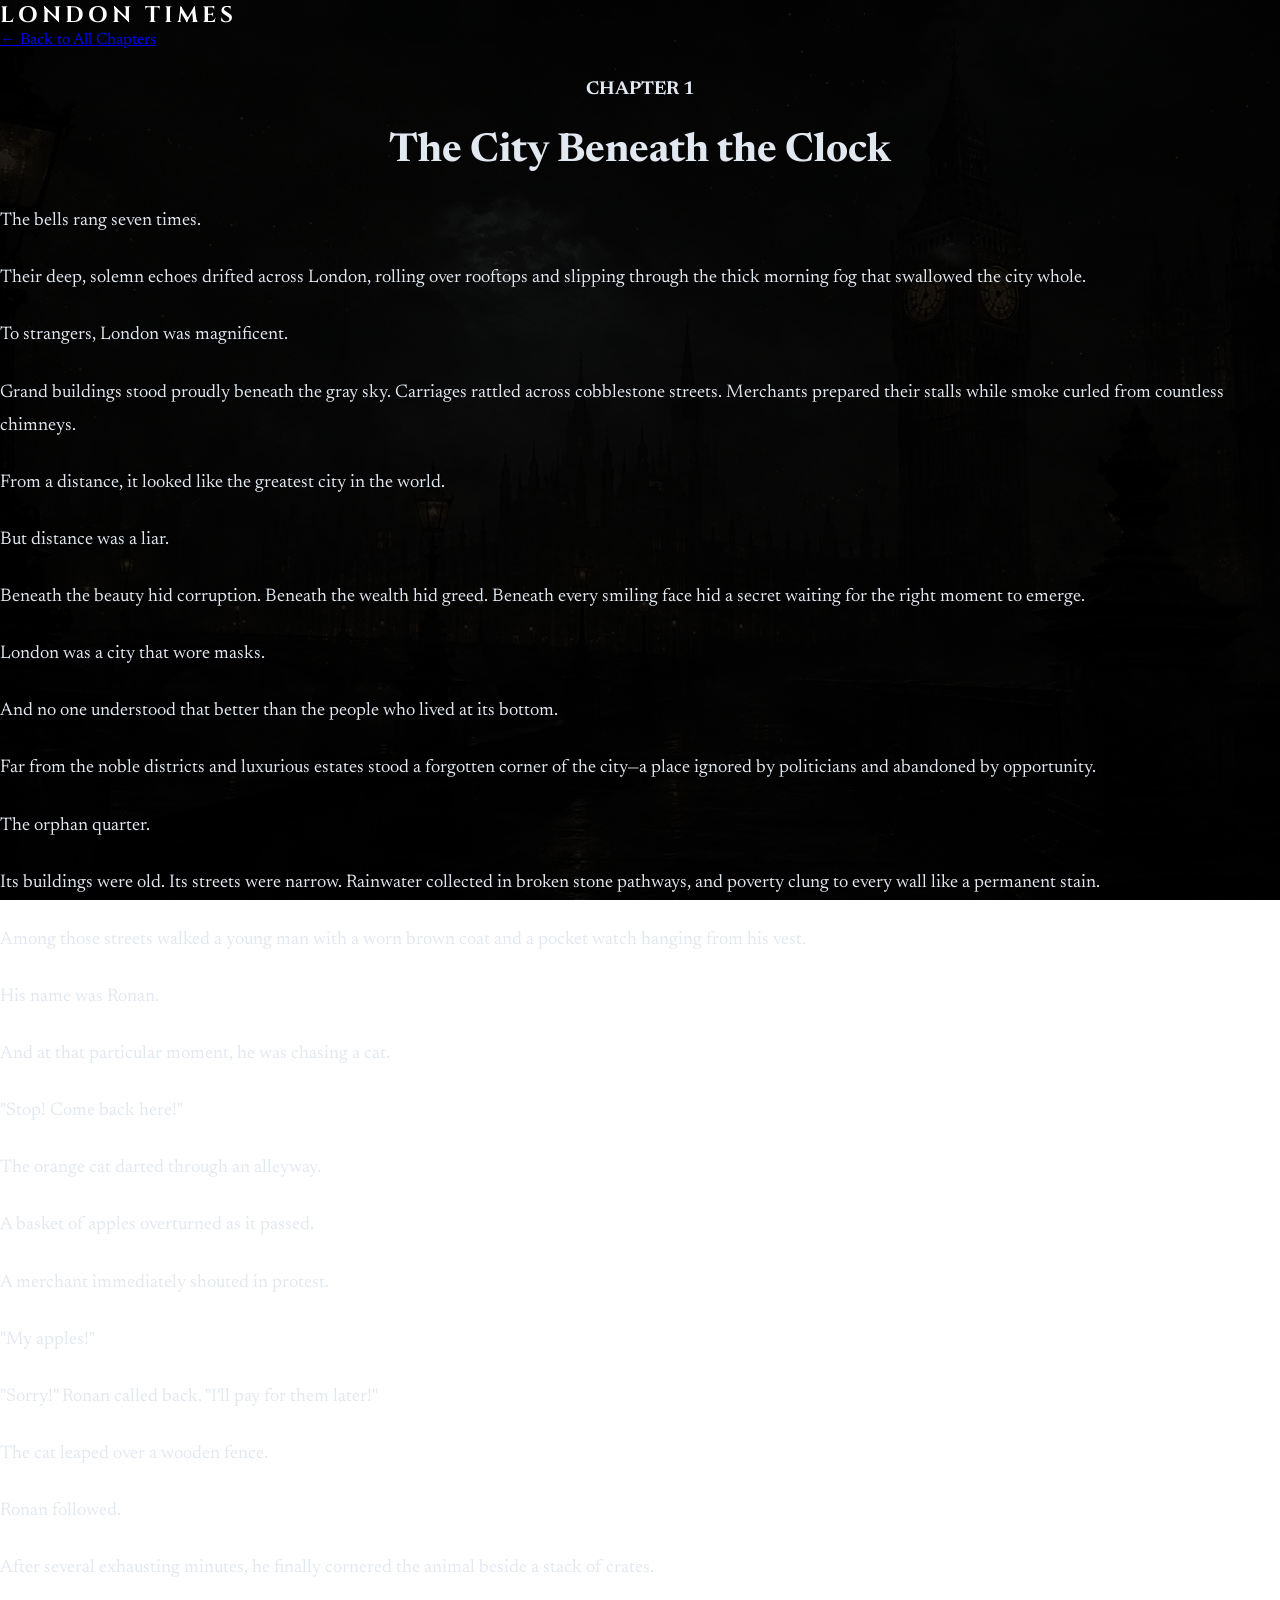
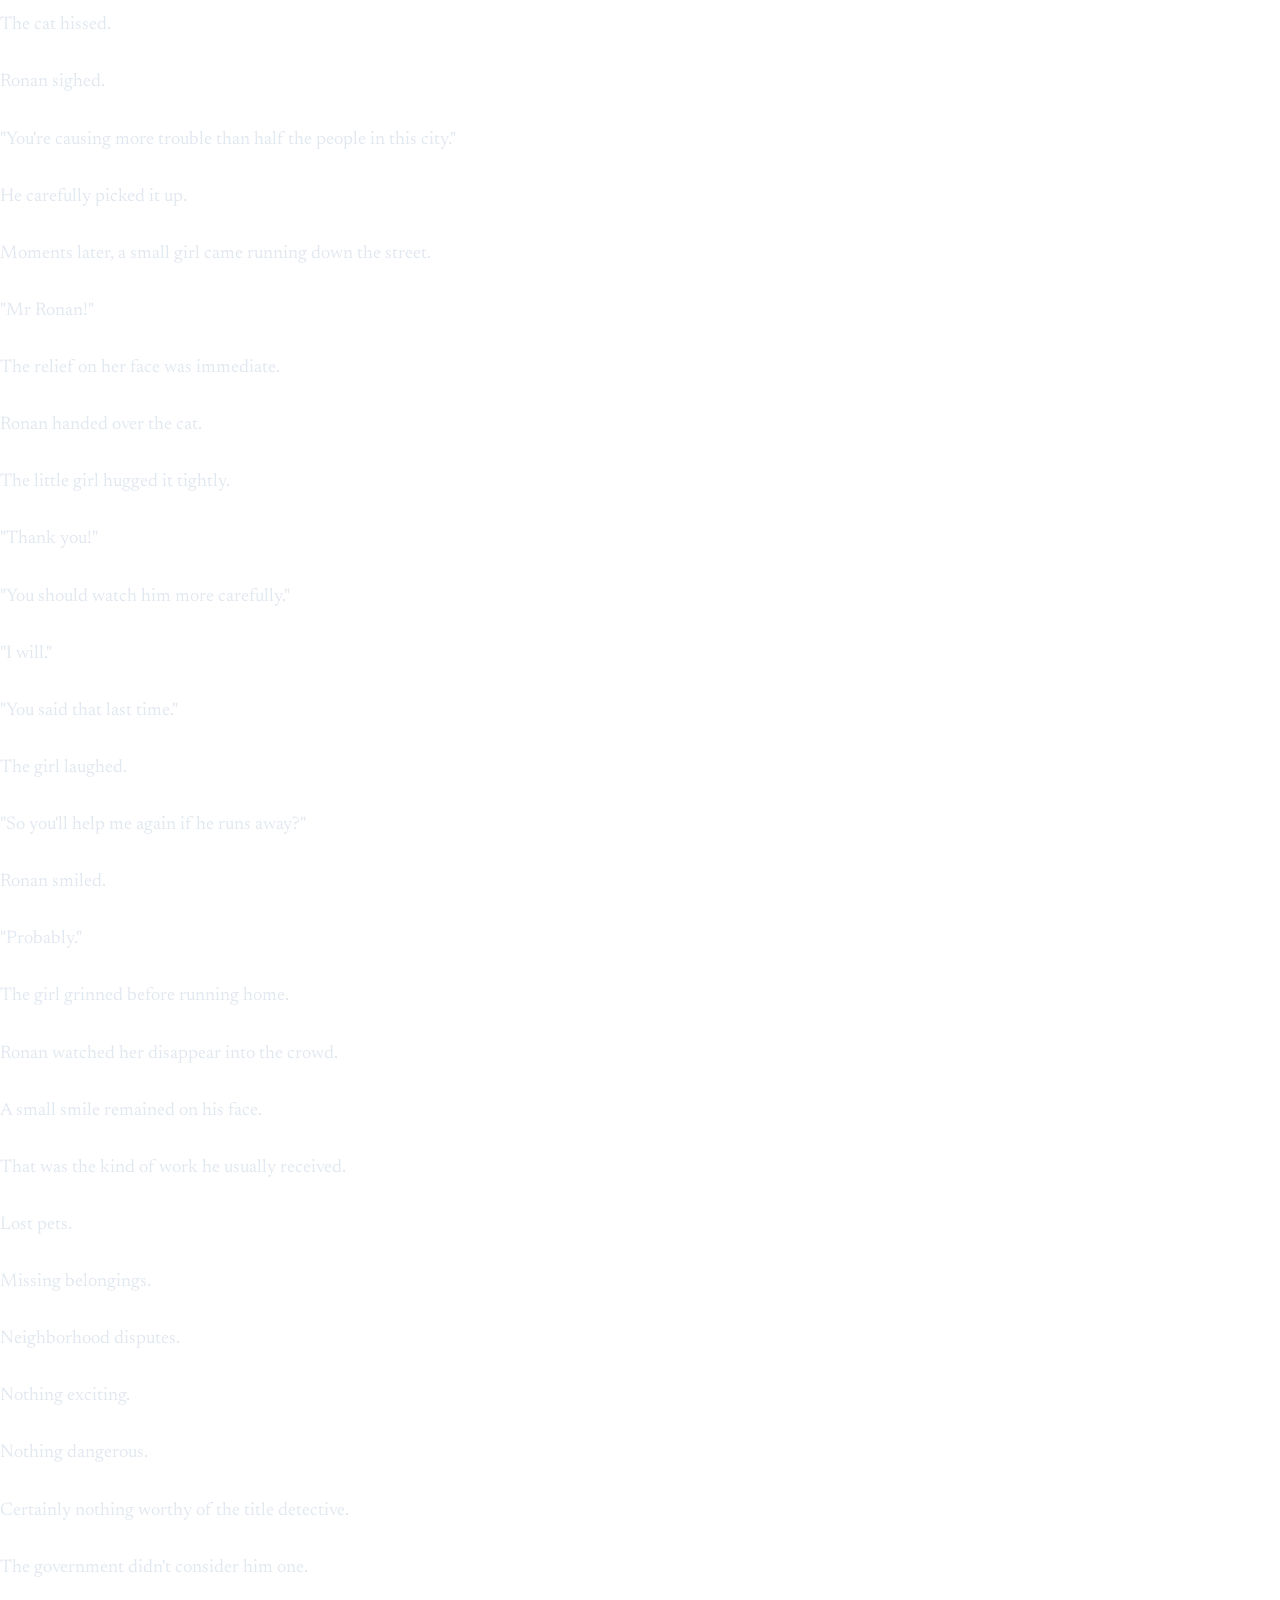
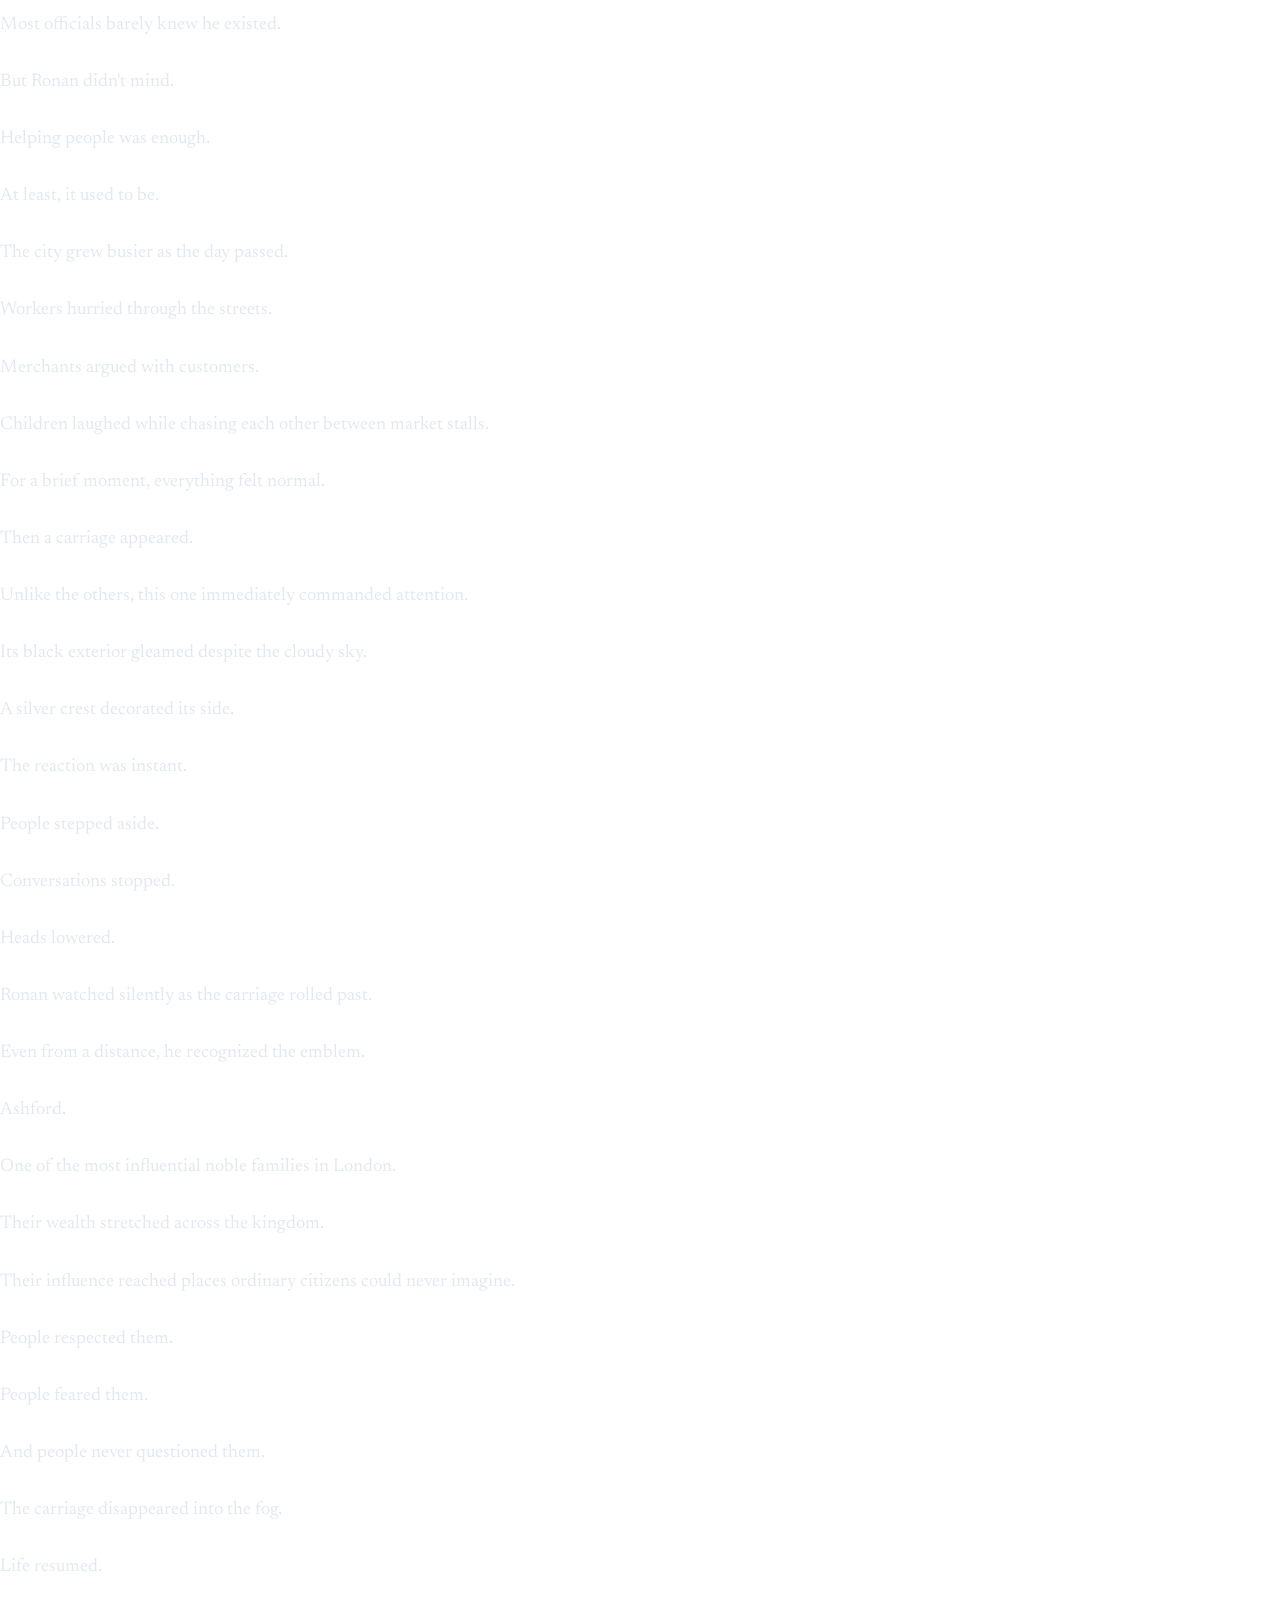
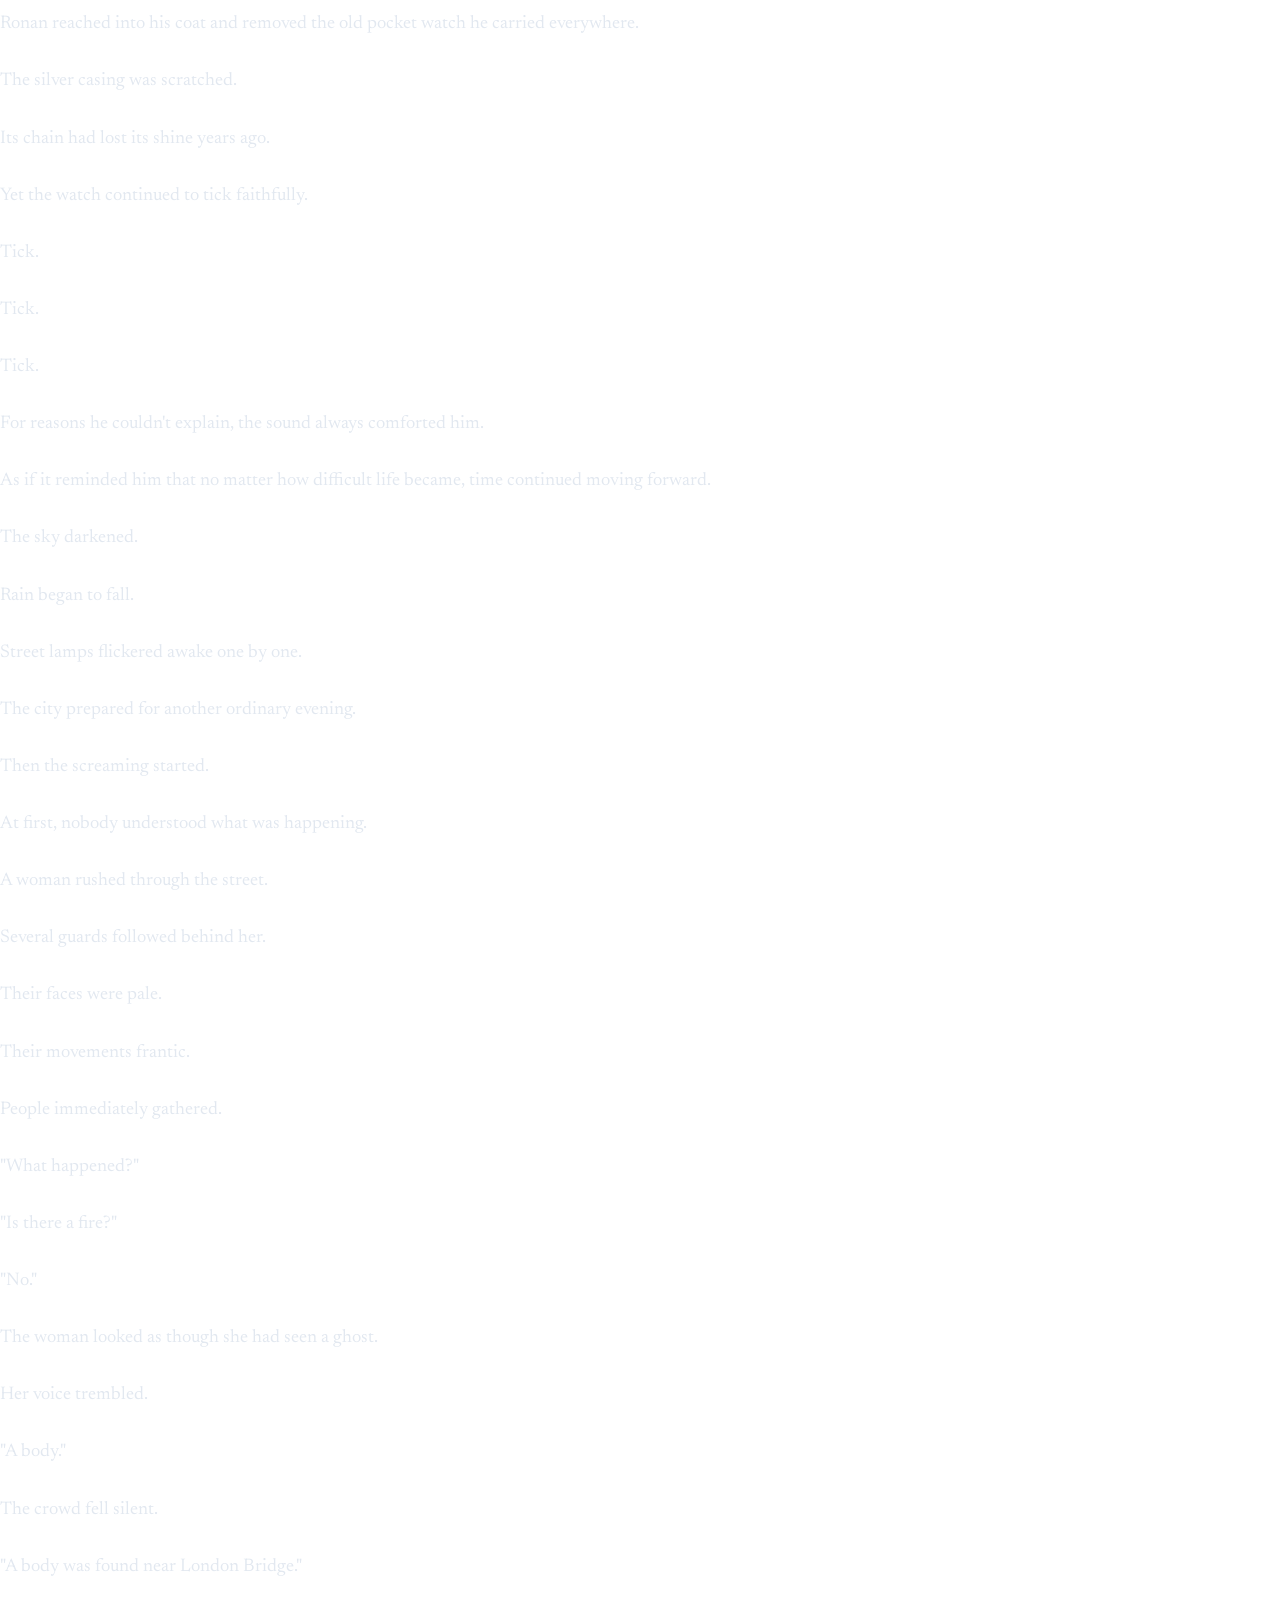
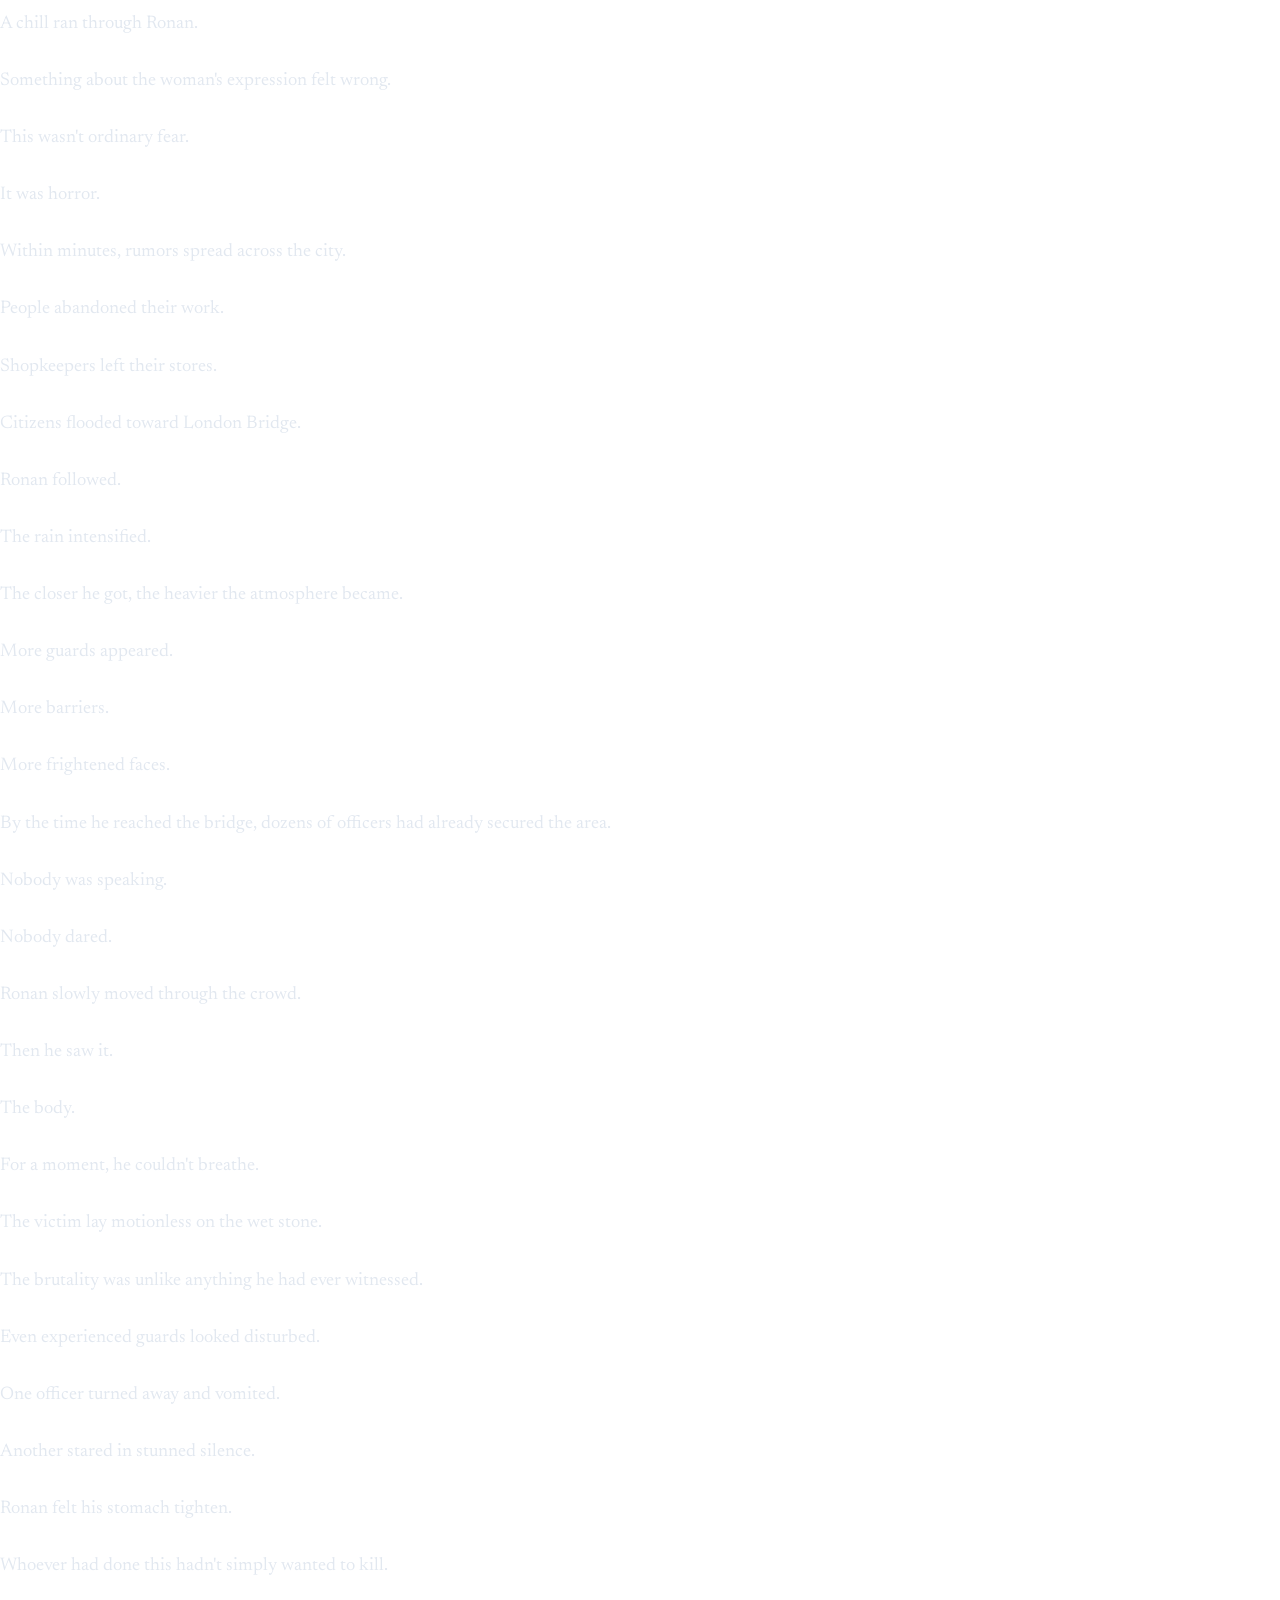
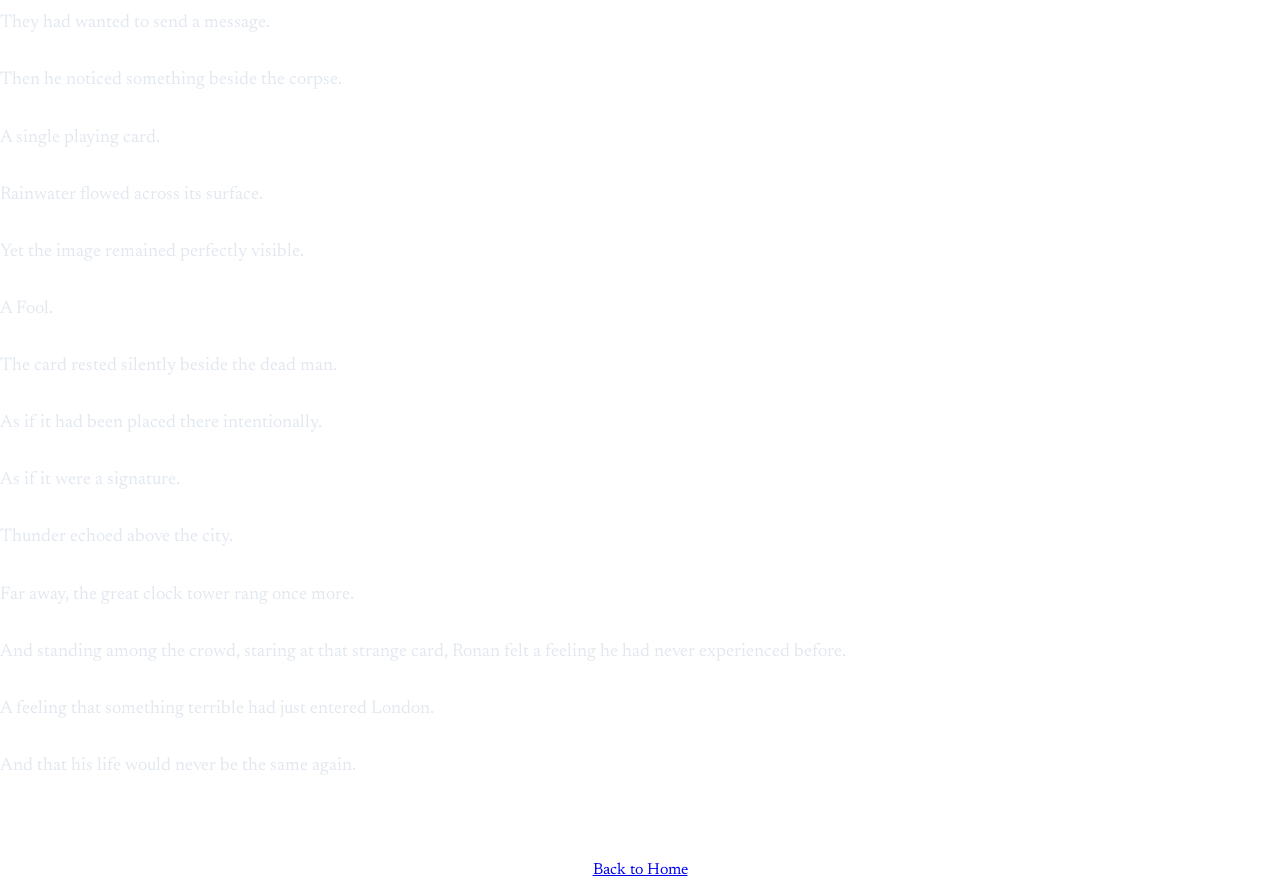
<file: chapter.html>
<!DOCTYPE html>
<html lang="en">
<head>
  <meta charset="UTF-8">
  <meta name="viewport" content="width=device-width, initial-scale=1.0">
  <title>The Last Sins - Chapter</title>
  <link rel="stylesheet" href="style.css">
  <link href="https://fonts.googleapis.com/css2?family=Cinzel:wght@400;700&family=Newsreader:wght@400;600&display=swap" rel="stylesheet">
</head>
<body>

  <header class="header">
    <div class="brand"><a href="index.html" style="color: inherit; text-decoration: none;">LONDON TIMES</a></div>
  </header>

  <main class="main-container">
    <div style="margin-bottom: 2rem;">
      <a href="index.html" class="read-link">← Back to All Chapters</a>
    </div>

    <article class="chapter-content">
      <h3 id="chapter-number" class="sub-title" style="text-align: center;">---</h3>
      <h1 id="chapter-title" class="book-title" style="text-align: center; font-size: 2.5rem; margin-bottom: 2rem;">---</h1>
      
      <div id="chapter-body" style="font-size: 1.15rem; line-height: 1.8;">
        <!-- Dynamic Content -->
      </div>
    </article>

    <div style="margin-top: 3rem; text-align: center; border-top: 1px solid var(--border-color); padding-top: 2rem;">
      <a href="index.html" class="btn-primary">Back to Home</a>
    </div>
  </main>

  <script src="data.js"></script>
  <script>
    const urlParams = new URLSearchParams(window.location.search);
    const chapterId = parseInt(urlParams.get('id')) || 1;

    const chapter = bookData.chapters.find(c => c.id === chapterId);

    if (chapter) {
      document.getElementById('chapter-number').innerText = `CHAPTER ${chapter.id}`;
      document.getElementById('chapter-title').innerText = chapter.title;
      document.title = `${chapter.title} - The Last Sins`;

      const bodyContainer = document.getElementById('chapter-body');
      bodyContainer.innerHTML = '';

      chapter.content.forEach(paragraph => {
        const p = document.createElement('p');
        p.style.marginBottom = '1.5rem';
        p.innerText = paragraph;
        bodyContainer.appendChild(p);
      });
    } else {
      document.getElementById('chapter-title').innerText = "Chapter Not Found";
    }
  </script>
</body>
</html>
</file>
<file: style.css>
:root {
  --bloody-red: #8b0000;
  --dark-blood: #4a0000;
  --bright-blood: #ff1a1a;
  --crimson-glow: rgba(139, 0, 0, 0.8);
  --text-main: #e2e8f0;
  --text-muted: #8e9aae;
}

html {
  scroll-behavior: smooth;
}

body {
  background: linear-gradient(rgba(0, 0, 0, 0.8), rgba(0, 0, 0, 0.9)), url('49489.jpeg');
  background-size: cover;
  background-position: center;
  background-repeat: no-repeat;
  background-attachment: fixed;
  color: var(--text-main);
  font-family: 'Newsreader', serif;
  margin: 0;
  padding: 0;
}

/* Header & Navigation Bar */
.navbar {
  position: sticky;
  top: 0;
  z-index: 1000;
  background: rgba(10, 10, 10, 0.95);
  backdrop-filter: blur(8px);
  border-bottom: 1px solid rgba(139, 0, 0, 0.4);
  display: flex;
  justify-content: space-between;
  align-items: center;
  padding: 15px 40px;
}

.brand {
  font-family: 'Cinzel', serif;
  font-size: 1.4rem;
  letter-spacing: 4px;
  color: #ffffff;
  font-weight: 700;
}

.nav-links a {
  color: var(--text-muted);
  text-decoration: none;
  font-family: 'Cinzel', serif;
  font-size: 0.95rem;
  letter-spacing: 2px;
  margin-left: 25px;
  transition: color 0.3s ease;
  text-transform: uppercase;
}

.nav-links a:hover {
  color: var(--bright-blood);
  text-shadow: 0 0 8px var(--crimson-glow);
}

/* Section Headings */
.section-title {
  font-family: 'Cinzel', serif;
  color: var(--bright-blood);
  border-bottom: 1px solid #333;
  padding-bottom: 10px;
  letter-spacing: 2px;
}

/* Begin Button Styling */
.begin-btn {
  background: linear-gradient(135deg, #2b0000 0%, #8b0000 100%);
  color: #f5f5f5;
  border: 1px solid var(--bright-blood);
  padding: 14px 36px;
  font-size: 1.1rem;
  font-weight: bold;
  letter-spacing: 2px;
  text-transform: uppercase;
  cursor: pointer;
  border-radius: 4px;
  box-shadow: 0 0 15px var(--crimson-glow);
  transition: all 0.4s ease;
}

.begin-btn:hover {
  background: linear-gradient(135deg, #500000 0%, #b30000 100%);
  color: #ffffff;
  box-shadow: 0 0 25px var(--bright-blood), inset 0 0 10px rgba(255, 0, 0, 0.5);
  transform: translateY(-2px);
}

/* Card Styles & Smoky Hover Effect */
.chapter-card, .author-card, .archive-card {
  background: rgba(15, 15, 15, 0.85);
  border: 1px solid #2a2a2a;
  padding: 22px;
  margin: 20px 0;
  border-radius: 6px;
  position: relative;
  transition: all 0.4s ease;
  overflow: hidden;
}

.chapter-card:hover, .author-card:hover, .archive-card:hover {
  border-color: var(--bloody-red);
  transform: scale(1.01);
  box-shadow: 
    0 0 20px rgba(139, 0, 0, 0.5),
    inset 0 0 10px rgba(139, 0, 0, 0.3);
}

/* Question Mark Avatar */
.author-avatar {
  width: 55px;
  height: 55px;
  background: #1a0000;
  border: 1px solid var(--bright-blood);
  border-radius: 50%;
  display: flex;
  align-items: center;
  justify-content: center;
  font-family: 'Cinzel', serif;
  font-size: 1.8rem;
  color: var(--bright-blood);
  box-shadow: 0 0 10px var(--crimson-glow);
  flex-shrink: 0;
}

.coming-soon-text {
  color: #8e9aae;
  font-style: italic;
  font-size: 0.9rem;
}
</file>
